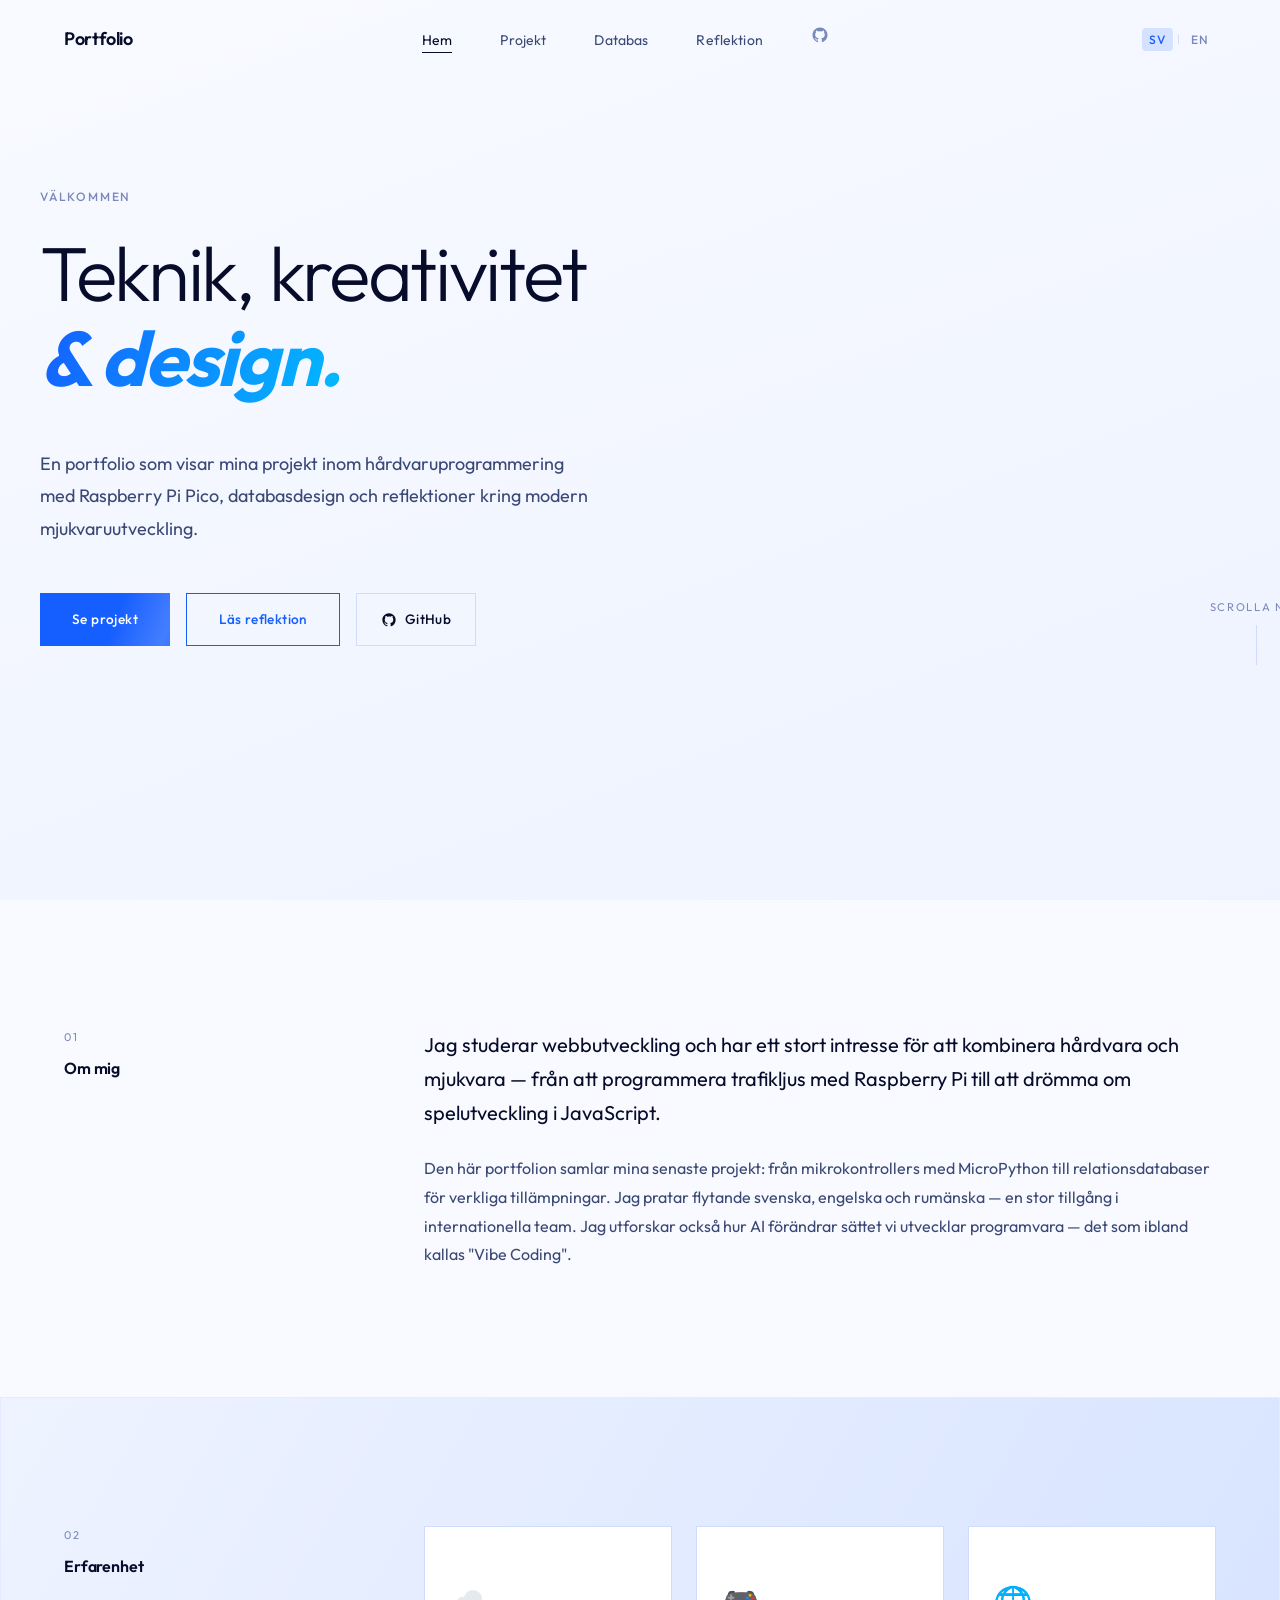
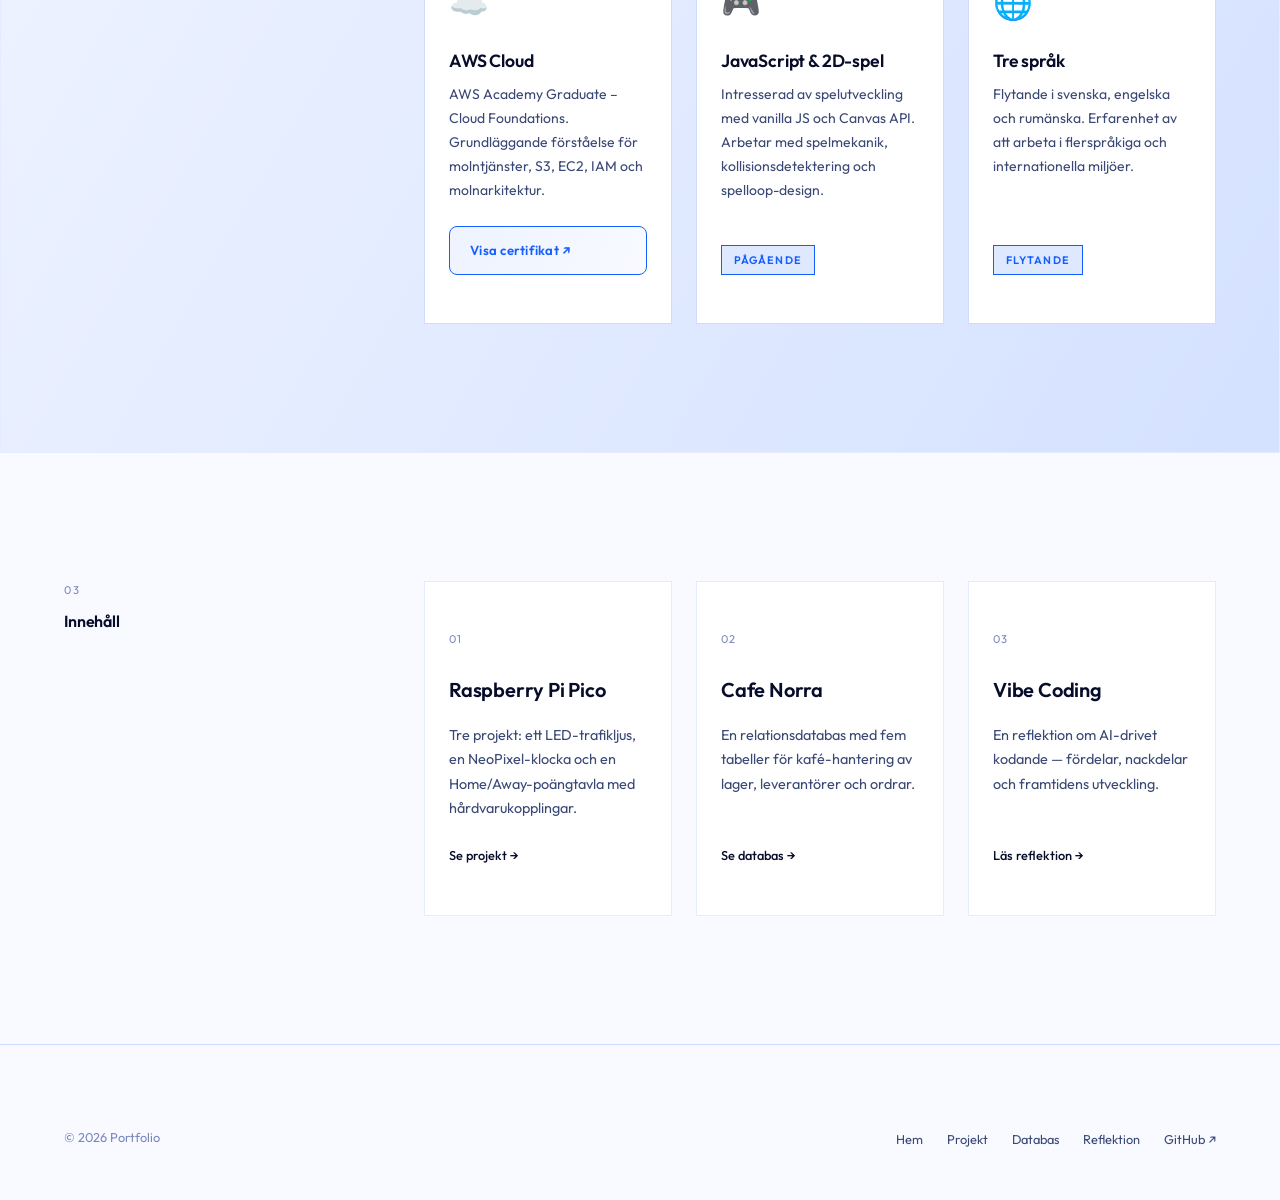
<file: index.html>
<!DOCTYPE html>
<html lang="sv">

<head>
    <meta charset="UTF-8">
    <meta name="viewport" content="width=device-width, initial-scale=1.0">
    <meta name="description"
        content="Portfolio — Raspberry Pi Pico-projekt, databasdesign och reflektioner om modern mjukvaruutveckling.">
    <title>Portfolio — Hem</title>
    <link rel="preconnect" href="https://fonts.googleapis.com">
    <link rel="preconnect" href="https://fonts.gstatic.com" crossorigin>
    <link href="https://fonts.googleapis.com/css2?family=Outfit:wght@300;400;500;600;700&family=Inter:wght@300;400;500;600;700&family=JetBrains+Mono:wght@400;500&display=swap"
        rel="stylesheet">
    <link rel="stylesheet" href="style.css">
</head>

<body>

    <!-- Navigation -->
    <nav class="nav" id="main-nav">
        <div class="nav-inner">
            <a href="index.html" class="nav-logo">Portfolio</a>
            <button class="nav-toggle" id="nav-toggle" aria-label="Toggle menu">
                <span></span><span></span><span></span>
            </button>
            <ul class="nav-links" id="nav-links">
                <li><a href="index.html" class="active" data-sv="Hem" data-en="Home">Hem</a></li>
                <li><a href="projects.html" data-sv="Projekt" data-en="Projects">Projekt</a></li>
                <li><a href="database.html" data-sv="Databas" data-en="Database">Databas</a></li>
                <li><a href="reflection.html" data-sv="Reflektion" data-en="Reflection">Reflektion</a></li>
                <li><a href="https://github.com/CrocdilShu" target="_blank" rel="noopener" class="nav-github" aria-label="GitHub">
                    <svg width="18" height="18" viewBox="0 0 24 24" fill="currentColor"><path d="M12 2C6.477 2 2 6.477 2 12c0 4.418 2.865 8.166 6.839 9.489.5.092.682-.217.682-.482 0-.237-.008-.866-.013-1.7-2.782.604-3.369-1.341-3.369-1.341-.454-1.155-1.11-1.462-1.11-1.462-.908-.62.069-.608.069-.608 1.003.07 1.531 1.03 1.531 1.03.892 1.529 2.341 1.087 2.91.832.092-.647.35-1.088.636-1.338-2.22-.253-4.555-1.11-4.555-4.943 0-1.091.39-1.984 1.029-2.683-.103-.253-.446-1.27.098-2.647 0 0 .84-.269 2.75 1.025A9.578 9.578 0 0112 6.836c.85.004 1.705.114 2.504.336 1.909-1.294 2.747-1.025 2.747-1.025.546 1.377.202 2.394.1 2.647.64.699 1.028 1.592 1.028 2.683 0 3.842-2.339 4.687-4.566 4.935.359.309.678.919.678 1.852 0 1.336-.012 2.415-.012 2.744 0 .267.18.578.688.48C19.138 20.163 22 16.418 22 12c0-5.523-4.477-10-10-10z"/></svg>
                </a></li>
            </ul>
            <!-- Language switcher -->
            <div class="lang-switcher" id="lang-switcher">
                <button class="lang-btn active" id="lang-sv" onclick="setLang('sv')">SV</button>
                <span class="lang-sep">|</span>
                <button class="lang-btn" id="lang-en" onclick="setLang('en')">EN</button>
            </div>
        </div>
    </nav>

    <!-- Hero Section -->
    <header class="hero">
        <!-- Bubble water field -->
        <div class="bubble-field" id="bubble-field" aria-hidden="true"></div>

        <div class="hero-content">
            <p class="hero-label fade-in" data-sv="Välkommen" data-en="Welcome">Välkommen</p>
            <h1 class="hero-title fade-in delay-1">
                <span data-sv="Teknik, kreativitet" data-en="Technology, creativity">Teknik, kreativitet</span><br>
                <span class="hero-accent" data-sv="&amp; design." data-en="&amp; design.">&amp; design.</span>
            </h1>
            <p class="hero-description fade-in delay-2"
                data-sv="En portfolio som visar mina projekt inom hårdvaruprogrammering med Raspberry Pi Pico, databasdesign och reflektioner kring modern mjukvaruutveckling."
                data-en="A portfolio showcasing my projects in hardware programming with Raspberry Pi Pico, database design, and reflections on modern software development.">
                En portfolio som visar mina projekt inom hårdvaruprogrammering
                med Raspberry Pi Pico, databasdesign och reflektioner kring
                modern mjukvaruutveckling.
            </p>
            <div class="hero-cta fade-in delay-3">
                <a href="projects.html" class="btn btn-primary" data-sv="Se projekt" data-en="View projects">Se projekt</a>
                <a href="reflection.html" class="btn btn-secondary" data-sv="Läs reflektion" data-en="Read reflection">Läs reflektion</a>
                <a href="https://github.com/CrocdilShu" target="_blank" rel="noopener" class="btn btn-github">
                    <svg width="16" height="16" viewBox="0 0 24 24" fill="currentColor" style="margin-right:0.5rem"><path d="M12 2C6.477 2 2 6.477 2 12c0 4.418 2.865 8.166 6.839 9.489.5.092.682-.217.682-.482 0-.237-.008-.866-.013-1.7-2.782.604-3.369-1.341-3.369-1.341-.454-1.155-1.11-1.462-1.11-1.462-.908-.62.069-.608.069-.608 1.003.07 1.531 1.03 1.531 1.03.892 1.529 2.341 1.087 2.91.832.092-.647.35-1.088.636-1.338-2.22-.253-4.555-1.11-4.555-4.943 0-1.091.39-1.984 1.029-2.683-.103-.253-.446-1.27.098-2.647 0 0 .84-.269 2.75 1.025A9.578 9.578 0 0112 6.836c.85.004 1.705.114 2.504.336 1.909-1.294 2.747-1.025 2.747-1.025.546 1.377.202 2.394.1 2.647.64.699 1.028 1.592 1.028 2.683 0 3.842-2.339 4.687-4.566 4.935.359.309.678.919.678 1.852 0 1.336-.012 2.415-.012 2.744 0 .267.18.578.688.48C19.138 20.163 22 16.418 22 12c0-5.523-4.477-10-10-10z"/></svg>
                    GitHub
                </a>
            </div>
        </div>
        <div class="hero-scroll fade-in delay-4">
            <span data-sv="Scrolla ner" data-en="Scroll down">Scrolla ner</span>
            <div class="scroll-line"></div>
        </div>
    </header>

    <!-- About Section -->
    <section class="section" id="about">
        <div class="container">
            <div class="section-grid">
                <div class="section-label">
                    <span class="label-tag fade-in">01</span>
                    <h2 class="label-title fade-in" data-sv="Om mig" data-en="About me">Om mig</h2>
                </div>
                <div class="section-content">
                    <p class="content-lead fade-in"
                        data-sv="Jag studerar webbutveckling och har ett stort intresse för att kombinera hårdvara och mjukvara — från att programmera trafikljus med Raspberry Pi till att drömma om spelutveckling i JavaScript."
                        data-en="I study web development and have a strong passion for combining hardware and software — from programming traffic lights with Raspberry Pi to dreaming of building 2D games in JavaScript.">
                        Jag studerar webbutveckling och har ett stort intresse för att kombinera hårdvara och mjukvara — från att programmera trafikljus med Raspberry Pi till att drömma om spelutveckling i JavaScript.
                    </p>
                    <p class="content-body fade-in"
                        data-sv="Den här portfolion samlar mina senaste projekt: från mikrokontrollers med MicroPython till relationsdatabaser för verkliga tillämpningar. Jag pratar flytande svenska, engelska och rumänska — en stor tillgång i internationella team. Jag utforskar också hur AI förändrar sättet vi utvecklar programvara — det som ibland kallas &quot;Vibe Coding&quot;."
                        data-en="This portfolio gathers my latest projects: from microcontrollers with MicroPython to relational databases for real-world applications. I speak Swedish, English and Romanian fluently — a great asset in international teams. I also explore how AI is transforming the way we develop software — what some call &quot;Vibe Coding&quot;.">
                        Den här portfolion samlar mina senaste projekt: från mikrokontrollers med MicroPython till relationsdatabaser för verkliga tillämpningar. Jag pratar flytande svenska, engelska och rumänska — en stor tillgång i internationella team. Jag utforskar också hur AI förändrar sättet vi utvecklar programvara — det som ibland kallas "Vibe Coding".
                    </p>
                </div>
            </div>
        </div>
    </section>

    <!-- Experience / Skills Section -->
    <section class="section section-dark section-highlight" id="experience">
        <div class="container">
            <div class="section-grid">
                <div class="section-label">
                    <span class="label-tag fade-in">02</span>
                    <h2 class="label-title fade-in" data-sv="Erfarenhet" data-en="Experience">Erfarenhet</h2>
                </div>
                <div class="section-content">
                    <div class="skills-grid">

                        <!-- AWS Cert -->
                        <div class="skill-card fade-in">
                            <div class="skill-icon">☁️</div>
                            <h3 class="skill-title" data-sv="AWS Cloud" data-en="AWS Cloud">AWS Cloud</h3>
                            <p class="skill-desc"
                                data-sv="AWS Academy Graduate – Cloud Foundations. Grundläggande förståelse för molntjänster, S3, EC2, IAM och molnarkitektur."
                                data-en="AWS Academy Graduate – Cloud Foundations. Foundational understanding of cloud services, S3, EC2, IAM and cloud architecture.">
                                AWS Academy Graduate – Cloud Foundations. Grundläggande förståelse för molntjänster, S3, EC2, IAM och molnarkitektur.
                            </p>
                            <a href="https://www.credly.com/badges/59506677-bf1f-4d52-91ec-8e39c42b898f"
                               target="_blank" rel="noopener"
                               class="cert-badge"
                               data-sv="Visa certifikat ↗" data-en="View certificate ↗">
                                <svg width="14" height="14" viewBox="0 0 24 24" fill="currentColor"><path d="M12 2l3.09 6.26L22 9.27l-5 4.87 1.18 6.88L12 17.77l-6.18 3.25L7 14.14 2 9.27l6.91-1.01L12 2z"/></svg>
                                Visa certifikat ↗
                            </a>
                        </div>

                        <!-- JS 2D Games -->
                        <div class="skill-card fade-in">
                            <div class="skill-icon">🎮</div>
                            <h3 class="skill-title" data-sv="JavaScript &amp; 2D-spel" data-en="JavaScript &amp; 2D Games">JavaScript &amp; 2D-spel</h3>
                            <p class="skill-desc"
                                data-sv="Intresserad av spelutveckling med vanilla JS och Canvas API. Arbetar med spelmekanik, kollisionsdetektering och spelloop-design."
                                data-en="Passionate about game development with vanilla JS and the Canvas API. Working with game mechanics, collision detection and game loop design.">
                                Intresserad av spelutveckling med vanilla JS och Canvas API. Arbetar med spelmekanik, kollisionsdetektering och spelloop-design.
                            </p>
                            <span class="skill-badge" data-sv="Pågående" data-en="In progress">Pågående</span>
                        </div>

                        <!-- Languages -->
                        <div class="skill-card fade-in">
                            <div class="skill-icon">🌐</div>
                            <h3 class="skill-title" data-sv="Tre språk" data-en="Three Languages">Tre språk</h3>
                            <p class="skill-desc"
                                data-sv="Flytande i svenska, engelska och rumänska. Erfarenhet av att arbeta i flerspråkiga och internationella miljöer."
                                data-en="Fluent in Swedish, English and Romanian. Experienced working in multilingual and international environments.">
                                Flytande i svenska, engelska och rumänska. Erfarenhet av att arbeta i flerspråkiga och internationella miljöer.
                            </p>
                            <span class="skill-badge" data-sv="Flytande" data-en="Fluent">Flytande</span>
                        </div>

                    </div>
                </div>
            </div>
        </div>
    </section>

    <!-- Overview Cards -->
    <section class="section" id="overview">
        <div class="container">
            <div class="section-grid">
                <div class="section-label">
                    <span class="label-tag fade-in">03</span>
                    <h2 class="label-title fade-in" data-sv="Innehåll" data-en="Content">Innehåll</h2>
                </div>
                <div class="section-content">
                    <div class="card-grid">
                        <a href="projects.html" class="card fade-in" id="card-projects">
                            <span class="card-number">01</span>
                            <h3 class="card-title" data-sv="Raspberry Pi Pico" data-en="Raspberry Pi Pico">Raspberry Pi Pico</h3>
                            <p class="card-desc"
                                data-sv="Tre projekt: ett LED-trafikljus, en NeoPixel-klocka och en Home/Away-poängtavla med hårdvarukopplingar."
                                data-en="Three projects: an LED traffic light, a NeoPixel clock and a Home/Away scoreboard with hardware wiring.">
                                Tre projekt: ett LED-trafikljus, en NeoPixel-klocka och en Home/Away-poängtavla med hårdvarukopplingar.</p>
                            <span class="card-link" data-sv="Se projekt →" data-en="View projects →">Se projekt →</span>
                        </a>
                        <a href="database.html" class="card fade-in" id="card-database">
                            <span class="card-number">02</span>
                            <h3 class="card-title" data-sv="Cafe Norra" data-en="Cafe Norra">Cafe Norra</h3>
                            <p class="card-desc"
                                data-sv="En relationsdatabas med fem tabeller för kafé-hantering av lager, leverantörer och ordrar."
                                data-en="A relational database with five tables for café management of inventory, suppliers and orders.">
                                En relationsdatabas med fem tabeller för kafé-hantering av lager, leverantörer och ordrar.</p>
                            <span class="card-link" data-sv="Se databas →" data-en="View database →">Se databas →</span>
                        </a>
                        <a href="reflection.html" class="card fade-in" id="card-reflection">
                            <span class="card-number">03</span>
                            <h3 class="card-title" data-sv="Vibe Coding" data-en="Vibe Coding">Vibe Coding</h3>
                            <p class="card-desc"
                                data-sv="En reflektion om AI-drivet kodande — fördelar, nackdelar och framtidens utveckling."
                                data-en="A reflection on AI-driven coding — advantages, drawbacks and the future of development.">
                                En reflektion om AI-drivet kodande — fördelar, nackdelar och framtidens utveckling.</p>
                            <span class="card-link" data-sv="Läs reflektion →" data-en="Read reflection →">Läs reflektion →</span>
                        </a>
                    </div>
                </div>
            </div>
        </div>
    </section>

    <!-- Footer -->
    <footer class="footer">
        <div class="container">
            <div class="footer-inner">
                <div class="footer-left">
                    <p class="footer-copy">&copy; 2026 Portfolio</p>
                </div>
                <ul class="footer-links">
                    <li><a href="index.html" data-sv="Hem" data-en="Home">Hem</a></li>
                    <li><a href="projects.html" data-sv="Projekt" data-en="Projects">Projekt</a></li>
                    <li><a href="database.html" data-sv="Databas" data-en="Database">Databas</a></li>
                    <li><a href="reflection.html" data-sv="Reflektion" data-en="Reflection">Reflektion</a></li>
                    <li><a href="https://github.com/CrocdilShu" target="_blank" rel="noopener">GitHub ↗</a></li>
                </ul>
            </div>
        </div>
    </footer>

    <script src="main.js"></script>
</body>

</html>
</file>
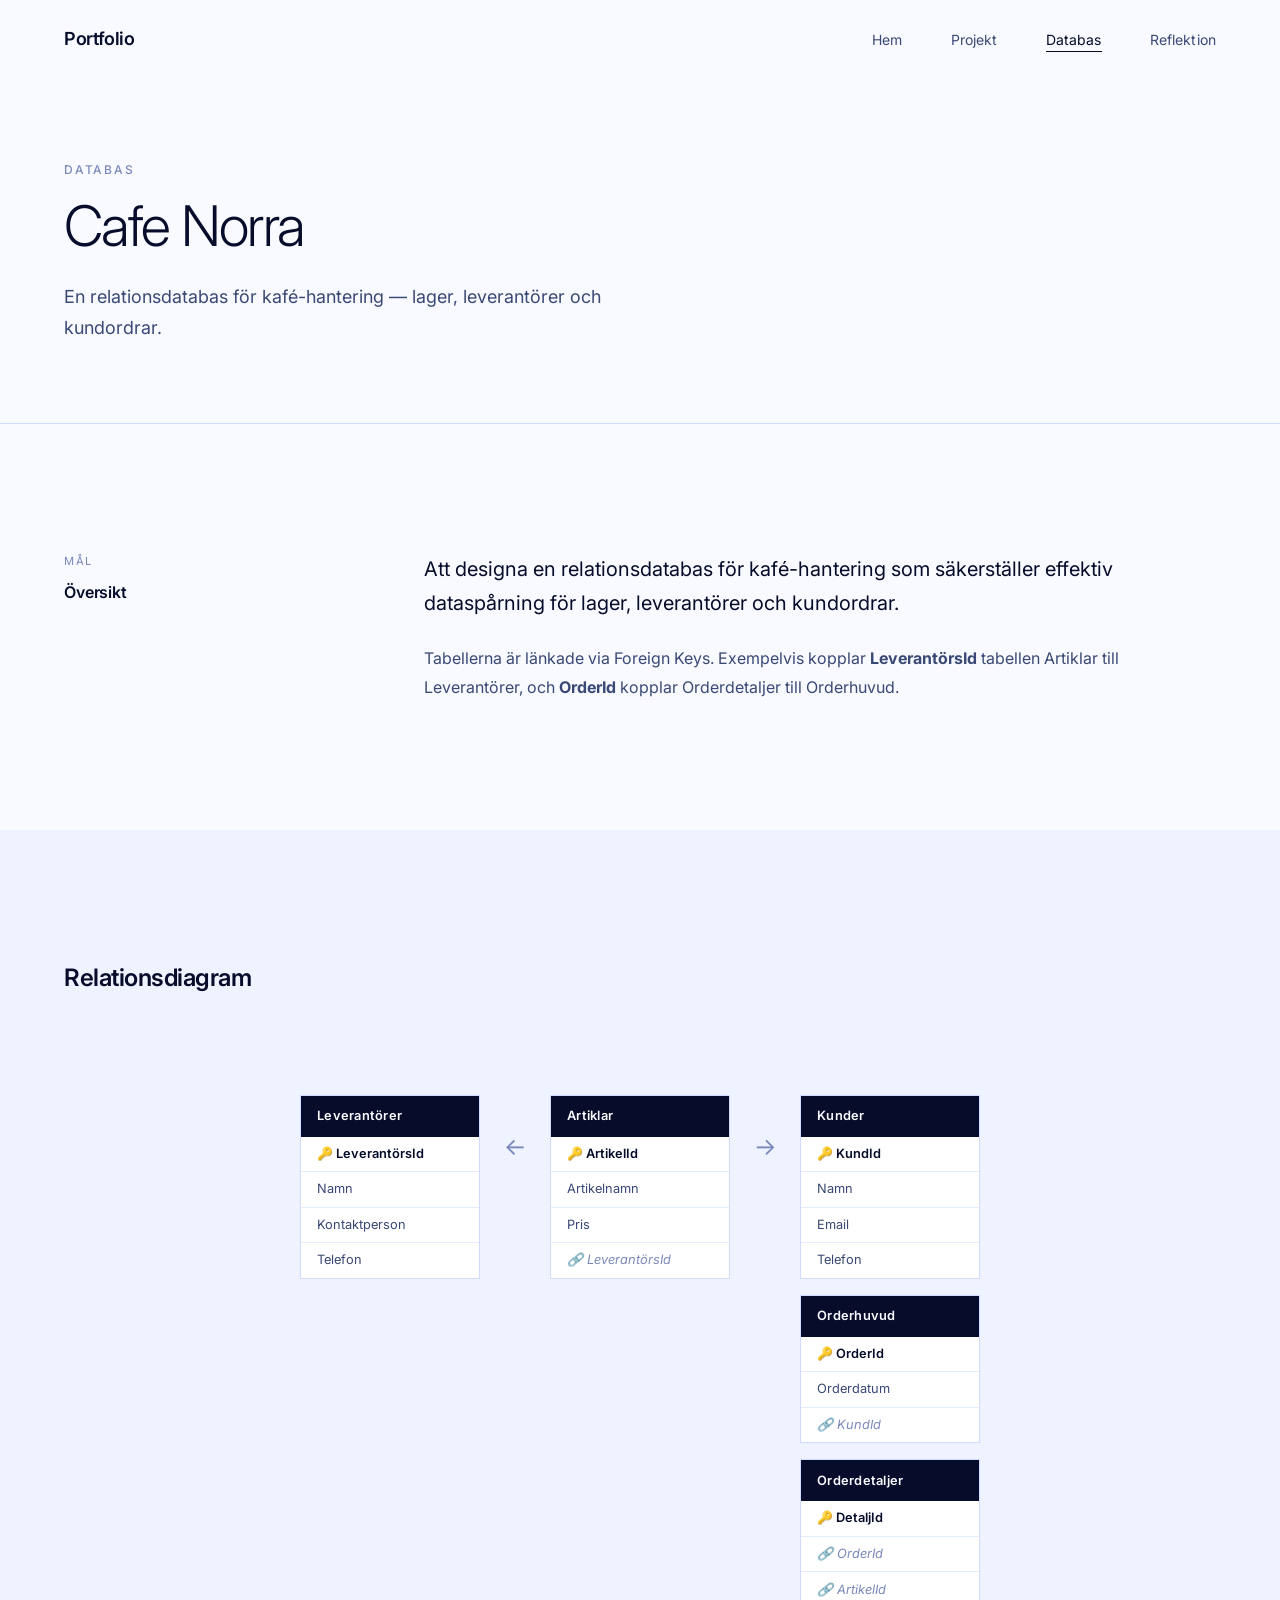
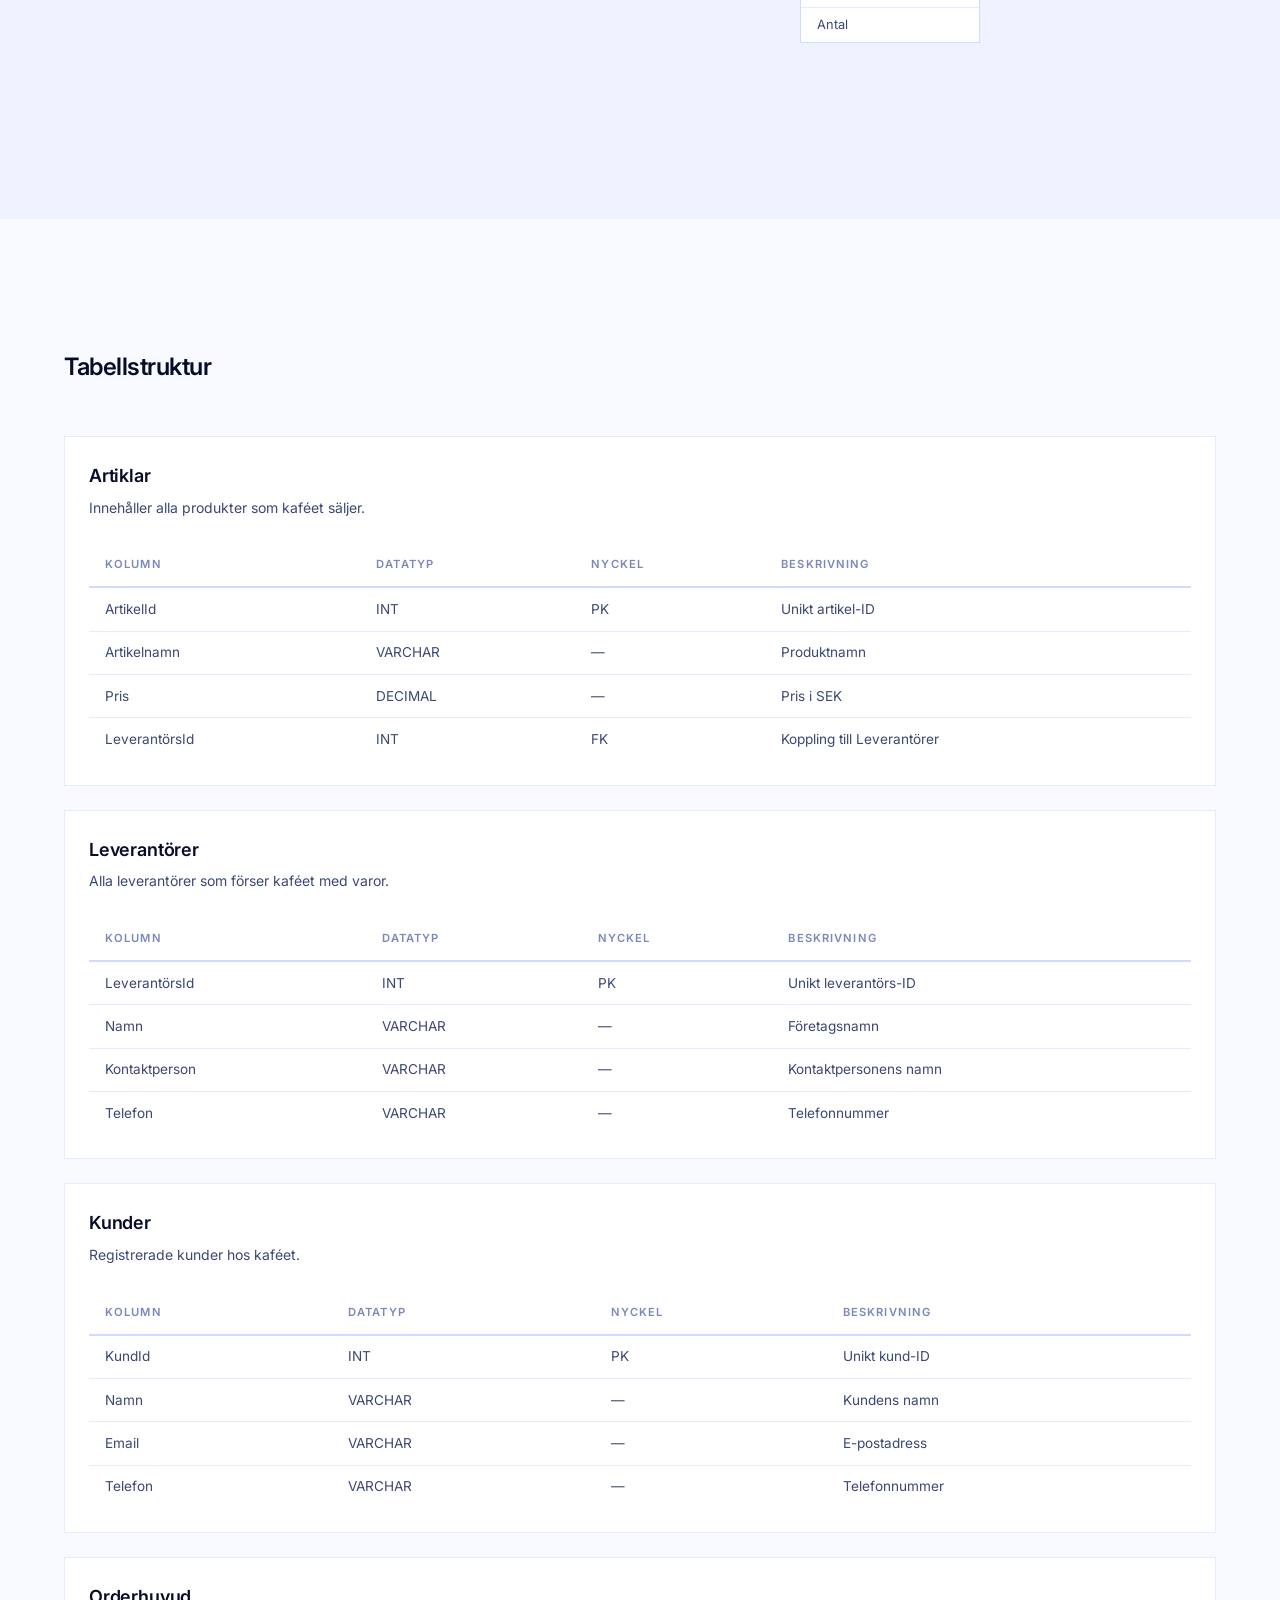
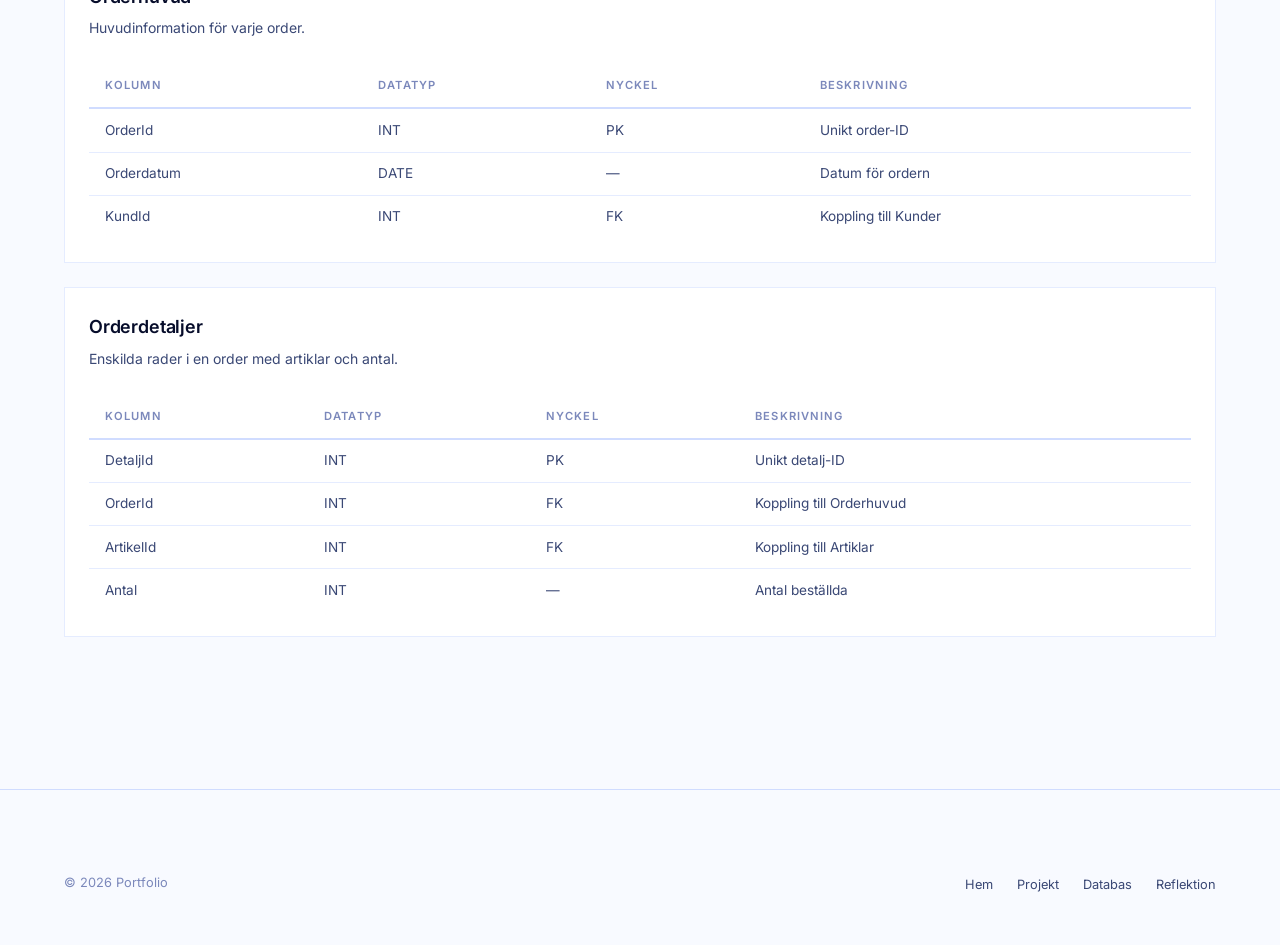
<file: database.html>
<!DOCTYPE html>
<html lang="sv">
<head>
    <meta charset="UTF-8">
    <meta name="viewport" content="width=device-width, initial-scale=1.0">
    <meta name="description" content="Cafe Norra — En relationsdatabas för kafé-hantering med SQL.">
    <title>Portfolio — Databas</title>
    <link rel="preconnect" href="https://fonts.googleapis.com">
    <link rel="preconnect" href="https://fonts.gstatic.com" crossorigin>
    <link href="https://fonts.googleapis.com/css2?family=Inter:wght@300;400;500;600;700&family=JetBrains+Mono:wght@400;500&display=swap" rel="stylesheet">
    <link rel="stylesheet" href="style.css">
</head>
<body>
    <nav class="nav" id="main-nav">
        <div class="nav-inner">
            <a href="index.html" class="nav-logo">Portfolio</a>
            <button class="nav-toggle" id="nav-toggle" aria-label="Toggle menu"><span></span><span></span><span></span></button>
            <ul class="nav-links" id="nav-links">
                <li><a href="index.html">Hem</a></li>
                <li><a href="projects.html">Projekt</a></li>
                <li><a href="database.html" class="active">Databas</a></li>
                <li><a href="reflection.html">Reflektion</a></li>
            </ul>
        </div>
    </nav>

    <header class="page-header">
        <div class="container">
            <p class="page-label fade-in">Databas</p>
            <h1 class="page-title fade-in delay-1">Cafe Norra</h1>
            <p class="page-desc fade-in delay-2">En relationsdatabas för kafé-hantering — lager, leverantörer och kundordrar.</p>
        </div>
    </header>

    <section class="section" id="db-overview">
        <div class="container">
            <div class="section-grid">
                <div class="section-label">
                    <span class="label-tag fade-in">Mål</span>
                    <h2 class="label-title fade-in">Översikt</h2>
                </div>
                <div class="section-content">
                    <p class="content-lead fade-in">Att designa en relationsdatabas för kafé-hantering som säkerställer effektiv dataspårning för lager, leverantörer och kundordrar.</p>
                    <p class="content-body fade-in">Tabellerna är länkade via Foreign Keys. Exempelvis kopplar <strong>LeverantörsId</strong> tabellen Artiklar till Leverantörer, och <strong>OrderId</strong> kopplar Orderdetaljer till Orderhuvud.</p>
                </div>
            </div>
        </div>
    </section>

    <!-- ER Diagram -->
    <section class="section section-dark" id="er-diagram">
        <div class="container">
            <h2 class="db-section-title fade-in">Relationsdiagram</h2>
            <div class="er-diagram fade-in">
                <div class="er-table" id="er-leverantorer">
                    <div class="er-table-header">Leverantörer</div>
                    <div class="er-table-row er-pk">🔑 LeverantörsId</div>
                    <div class="er-table-row">Namn</div>
                    <div class="er-table-row">Kontaktperson</div>
                    <div class="er-table-row">Telefon</div>
                </div>
                <div class="er-connector">←</div>
                <div class="er-table" id="er-artiklar">
                    <div class="er-table-header">Artiklar</div>
                    <div class="er-table-row er-pk">🔑 ArtikelId</div>
                    <div class="er-table-row">Artikelnamn</div>
                    <div class="er-table-row">Pris</div>
                    <div class="er-table-row er-fk">🔗 LeverantörsId</div>
                </div>
                <div class="er-connector">→</div>
                <div class="er-table-group">
                    <div class="er-table" id="er-kunder">
                        <div class="er-table-header">Kunder</div>
                        <div class="er-table-row er-pk">🔑 KundId</div>
                        <div class="er-table-row">Namn</div>
                        <div class="er-table-row">Email</div>
                        <div class="er-table-row">Telefon</div>
                    </div>
                    <div class="er-table" id="er-orderhuvud">
                        <div class="er-table-header">Orderhuvud</div>
                        <div class="er-table-row er-pk">🔑 OrderId</div>
                        <div class="er-table-row">Orderdatum</div>
                        <div class="er-table-row er-fk">🔗 KundId</div>
                    </div>
                    <div class="er-table" id="er-orderdetaljer">
                        <div class="er-table-header">Orderdetaljer</div>
                        <div class="er-table-row er-pk">🔑 DetaljId</div>
                        <div class="er-table-row er-fk">🔗 OrderId</div>
                        <div class="er-table-row er-fk">🔗 ArtikelId</div>
                        <div class="er-table-row">Antal</div>
                    </div>
                </div>
            </div>
        </div>
    </section>

    <!-- Tables Detail -->
    <section class="section" id="db-tables">
        <div class="container">
            <h2 class="db-section-title fade-in">Tabellstruktur</h2>

            <div class="db-table-card fade-in">
                <h3>Artiklar</h3>
                <p>Innehåller alla produkter som kaféet säljer.</p>
                <div class="table-wrapper">
                    <table>
                        <thead><tr><th>Kolumn</th><th>Datatyp</th><th>Nyckel</th><th>Beskrivning</th></tr></thead>
                        <tbody>
                            <tr><td>ArtikelId</td><td>INT</td><td>PK</td><td>Unikt artikel-ID</td></tr>
                            <tr><td>Artikelnamn</td><td>VARCHAR</td><td>—</td><td>Produktnamn</td></tr>
                            <tr><td>Pris</td><td>DECIMAL</td><td>—</td><td>Pris i SEK</td></tr>
                            <tr><td>LeverantörsId</td><td>INT</td><td>FK</td><td>Koppling till Leverantörer</td></tr>
                        </tbody>
                    </table>
                </div>
            </div>

            <div class="db-table-card fade-in">
                <h3>Leverantörer</h3>
                <p>Alla leverantörer som förser kaféet med varor.</p>
                <div class="table-wrapper">
                    <table>
                        <thead><tr><th>Kolumn</th><th>Datatyp</th><th>Nyckel</th><th>Beskrivning</th></tr></thead>
                        <tbody>
                            <tr><td>LeverantörsId</td><td>INT</td><td>PK</td><td>Unikt leverantörs-ID</td></tr>
                            <tr><td>Namn</td><td>VARCHAR</td><td>—</td><td>Företagsnamn</td></tr>
                            <tr><td>Kontaktperson</td><td>VARCHAR</td><td>—</td><td>Kontaktpersonens namn</td></tr>
                            <tr><td>Telefon</td><td>VARCHAR</td><td>—</td><td>Telefonnummer</td></tr>
                        </tbody>
                    </table>
                </div>
            </div>

            <div class="db-table-card fade-in">
                <h3>Kunder</h3>
                <p>Registrerade kunder hos kaféet.</p>
                <div class="table-wrapper">
                    <table>
                        <thead><tr><th>Kolumn</th><th>Datatyp</th><th>Nyckel</th><th>Beskrivning</th></tr></thead>
                        <tbody>
                            <tr><td>KundId</td><td>INT</td><td>PK</td><td>Unikt kund-ID</td></tr>
                            <tr><td>Namn</td><td>VARCHAR</td><td>—</td><td>Kundens namn</td></tr>
                            <tr><td>Email</td><td>VARCHAR</td><td>—</td><td>E-postadress</td></tr>
                            <tr><td>Telefon</td><td>VARCHAR</td><td>—</td><td>Telefonnummer</td></tr>
                        </tbody>
                    </table>
                </div>
            </div>

            <div class="db-table-card fade-in">
                <h3>Orderhuvud</h3>
                <p>Huvudinformation för varje order.</p>
                <div class="table-wrapper">
                    <table>
                        <thead><tr><th>Kolumn</th><th>Datatyp</th><th>Nyckel</th><th>Beskrivning</th></tr></thead>
                        <tbody>
                            <tr><td>OrderId</td><td>INT</td><td>PK</td><td>Unikt order-ID</td></tr>
                            <tr><td>Orderdatum</td><td>DATE</td><td>—</td><td>Datum för ordern</td></tr>
                            <tr><td>KundId</td><td>INT</td><td>FK</td><td>Koppling till Kunder</td></tr>
                        </tbody>
                    </table>
                </div>
            </div>

            <div class="db-table-card fade-in">
                <h3>Orderdetaljer</h3>
                <p>Enskilda rader i en order med artiklar och antal.</p>
                <div class="table-wrapper">
                    <table>
                        <thead><tr><th>Kolumn</th><th>Datatyp</th><th>Nyckel</th><th>Beskrivning</th></tr></thead>
                        <tbody>
                            <tr><td>DetaljId</td><td>INT</td><td>PK</td><td>Unikt detalj-ID</td></tr>
                            <tr><td>OrderId</td><td>INT</td><td>FK</td><td>Koppling till Orderhuvud</td></tr>
                            <tr><td>ArtikelId</td><td>INT</td><td>FK</td><td>Koppling till Artiklar</td></tr>
                            <tr><td>Antal</td><td>INT</td><td>—</td><td>Antal beställda</td></tr>
                        </tbody>
                    </table>
                </div>
            </div>
        </div>
    </section>

    <footer class="footer">
        <div class="container">
            <div class="footer-inner">
                <p class="footer-copy">&copy; 2026 Portfolio</p>
                <ul class="footer-links">
                    <li><a href="index.html">Hem</a></li>
                    <li><a href="projects.html">Projekt</a></li>
                    <li><a href="database.html">Databas</a></li>
                    <li><a href="reflection.html">Reflektion</a></li>
                </ul>
            </div>
        </div>
    </footer>
    <script src="main.js"></script>
</body>
</html>
</file>
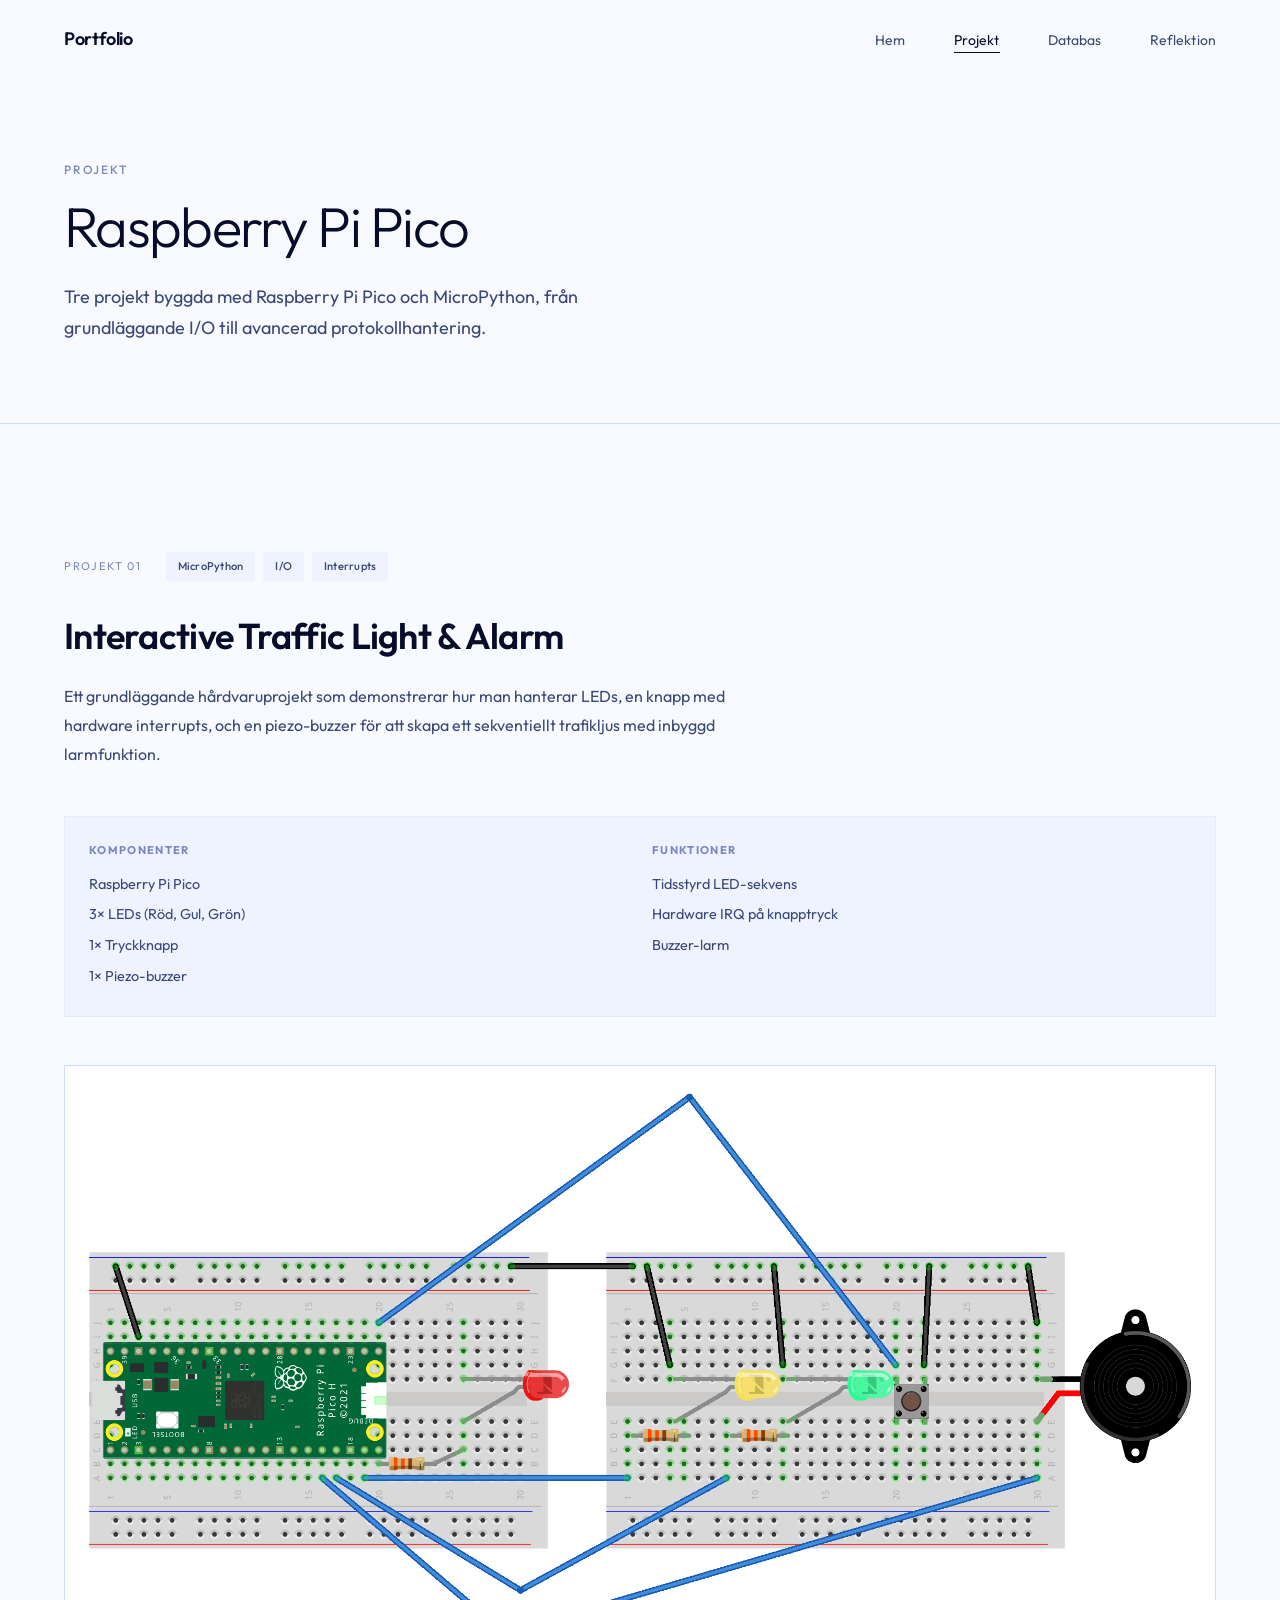
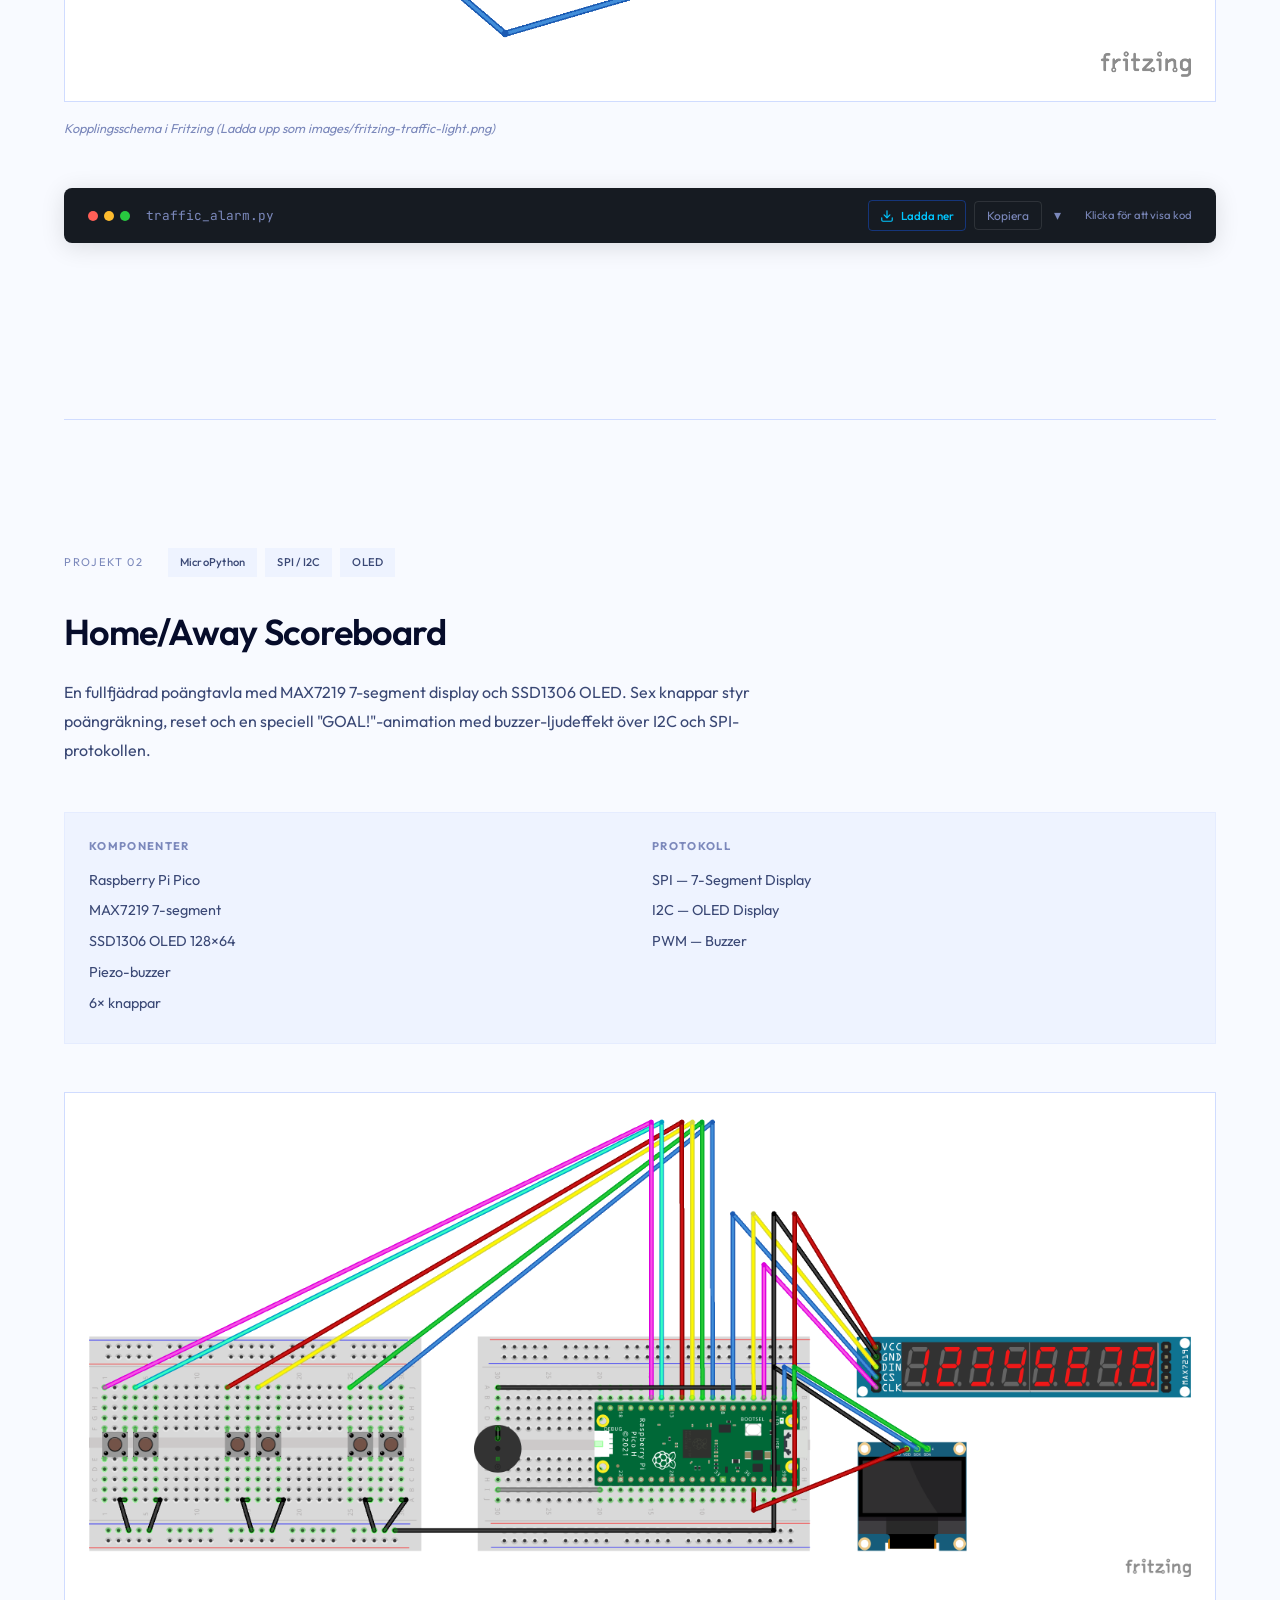
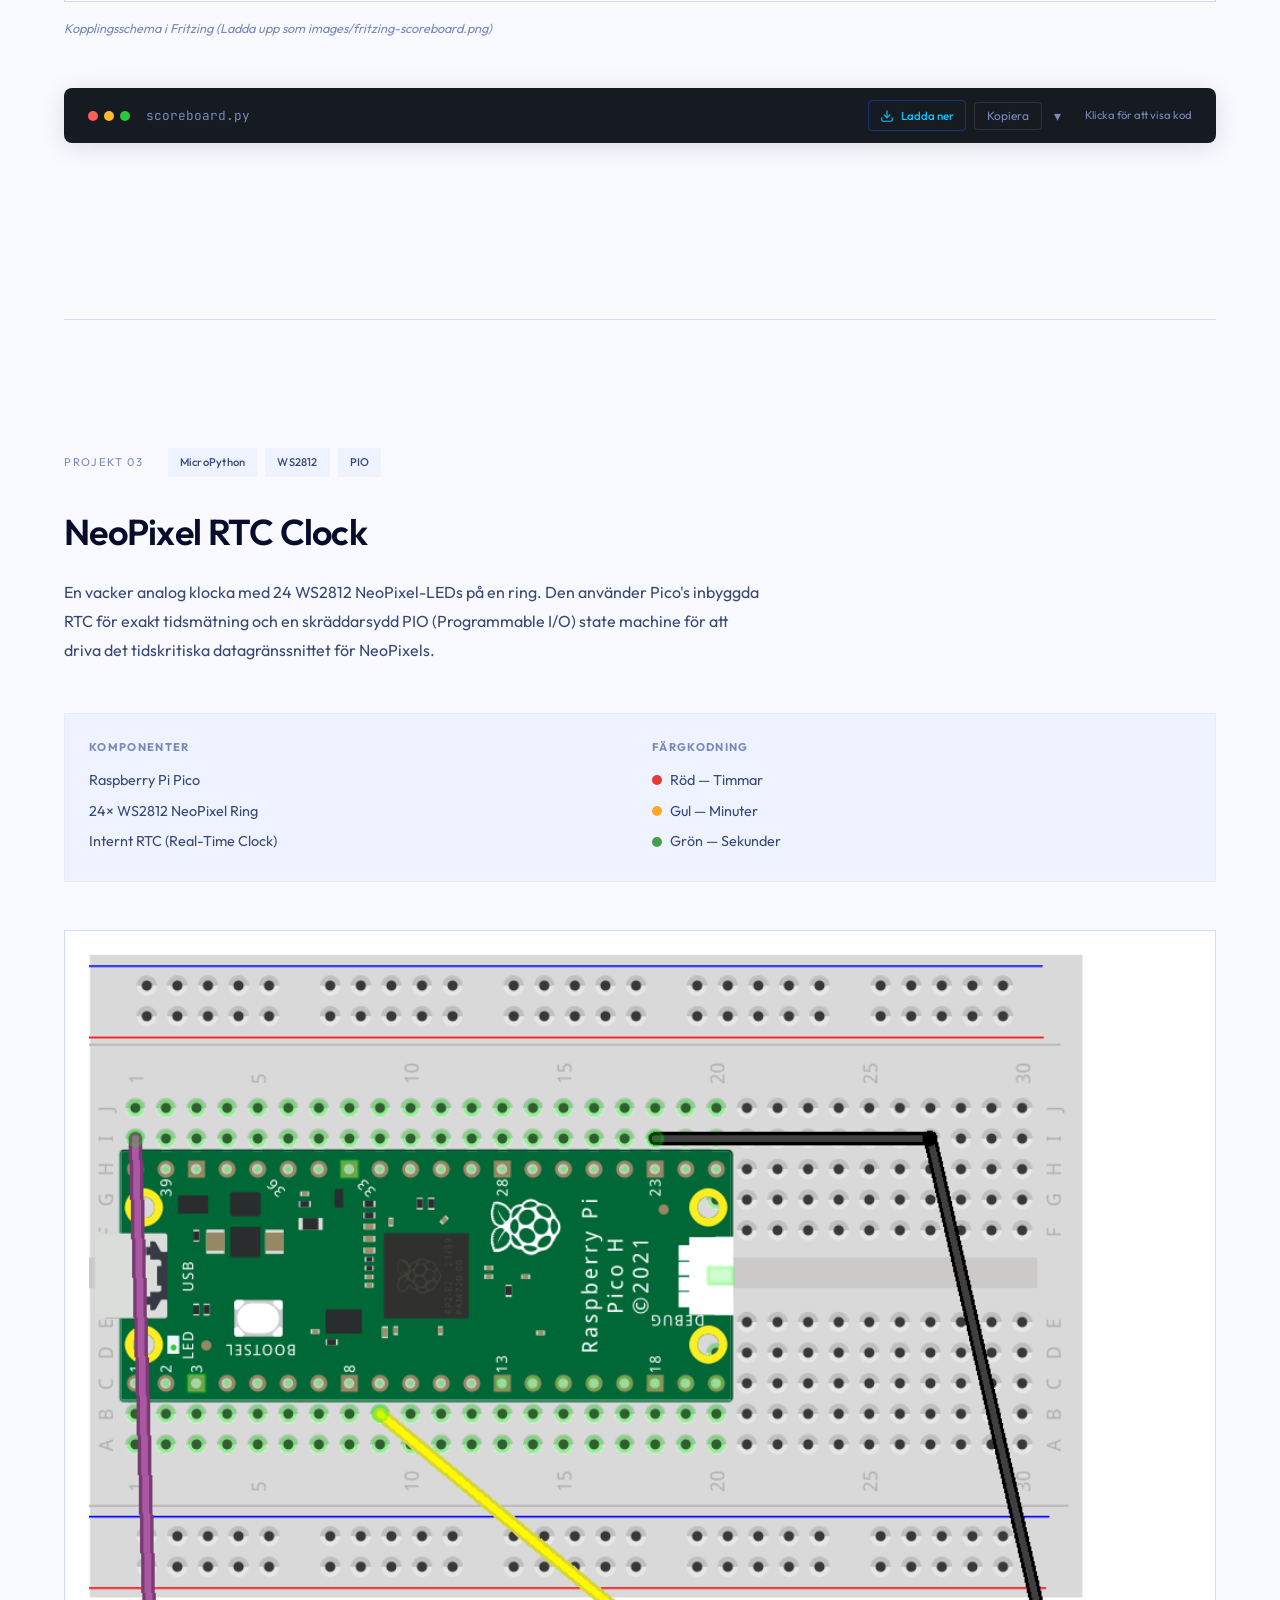
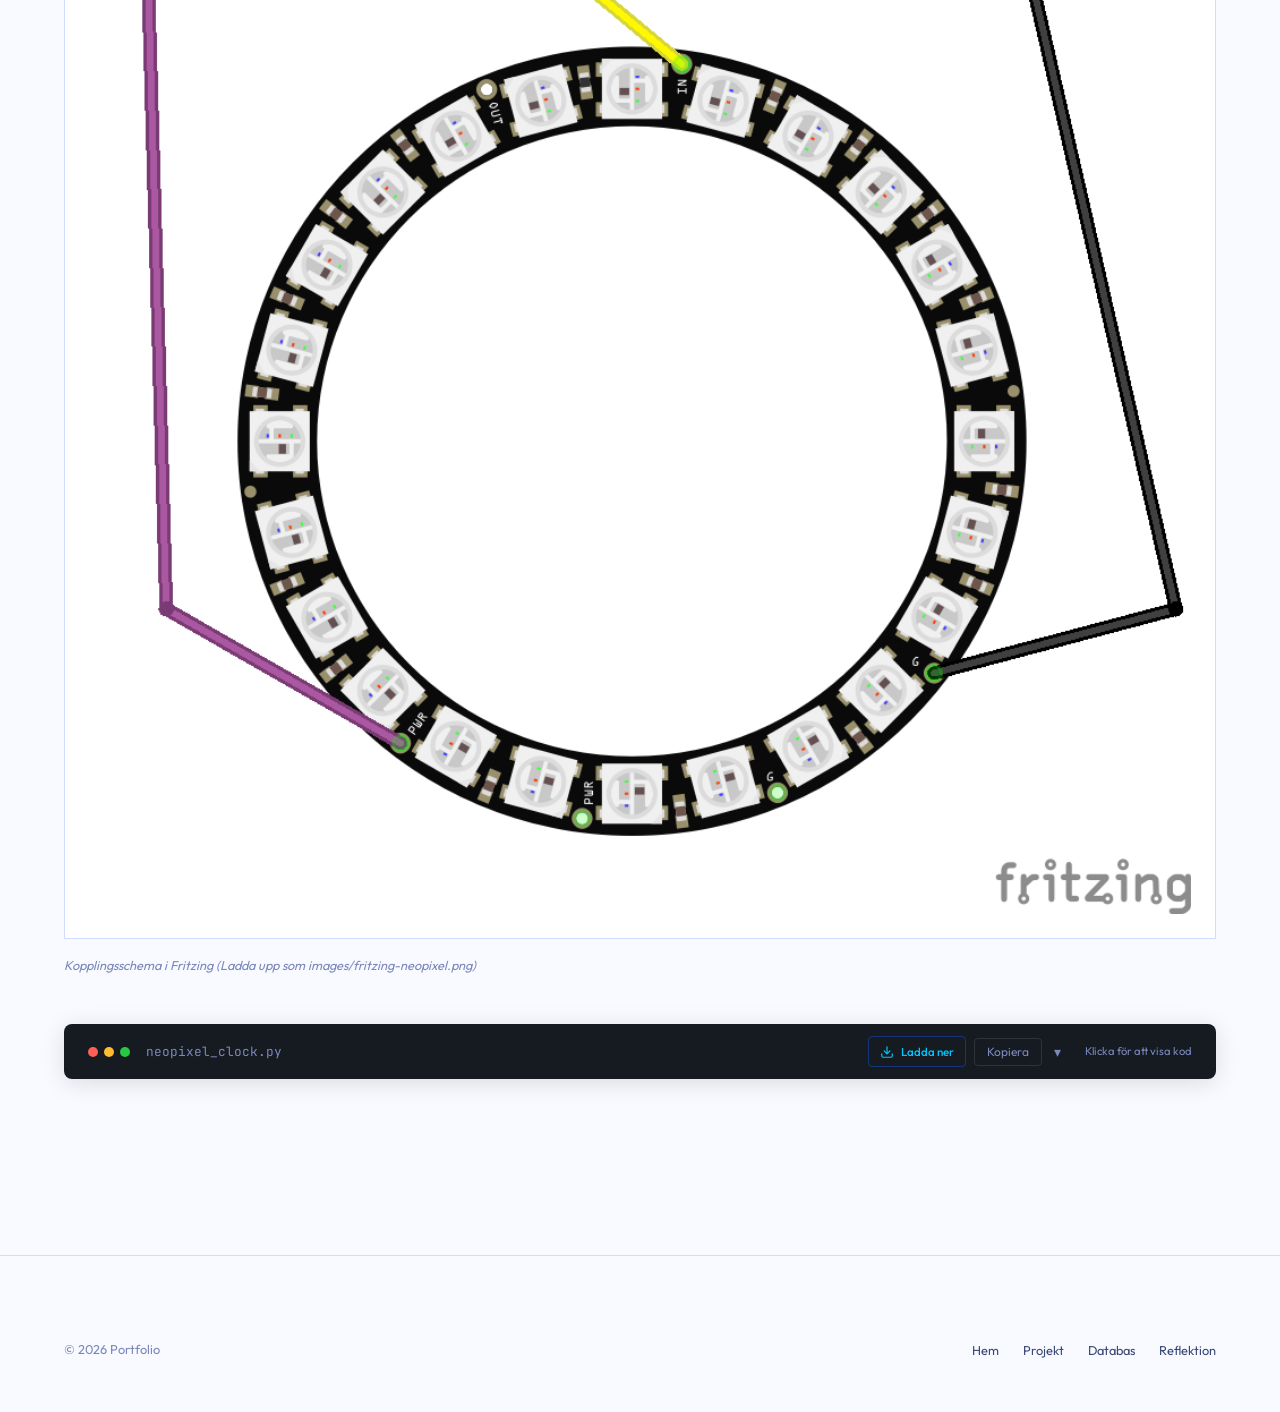
<file: projects.html>
<!DOCTYPE html>
<html lang="sv">
<head>
    <meta charset="UTF-8">
    <meta name="viewport" content="width=device-width, initial-scale=1.0">
    <meta name="description" content="Raspberry Pi Pico-projekt — Hårdvaruprogrammering med MicroPython.">
    <title>Portfolio — Projekt</title>
    <link rel="preconnect" href="https://fonts.googleapis.com">
    <link rel="preconnect" href="https://fonts.gstatic.com" crossorigin>
    <link href="https://fonts.googleapis.com/css2?family=Outfit:wght@300;400;500;600;700&family=Inter:wght@300;400;500;600;700&family=JetBrains+Mono:wght@400;500&display=swap" rel="stylesheet">
    <link rel="stylesheet" href="style.css">
</head>
<body>
    <nav class="nav" id="main-nav">
        <div class="nav-inner">
            <a href="index.html" class="nav-logo">Portfolio</a>
            <button class="nav-toggle" id="nav-toggle" aria-label="Toggle menu"><span></span><span></span><span></span></button>
            <ul class="nav-links" id="nav-links">
                <li><a href="index.html">Hem</a></li>
                <li><a href="projects.html" class="active">Projekt</a></li>
                <li><a href="database.html">Databas</a></li>
                <li><a href="reflection.html">Reflektion</a></li>
            </ul>
        </div>
    </nav>

    <header class="page-header">
        <div class="container">
            <p class="page-label fade-in">Projekt</p>
            <h1 class="page-title fade-in delay-1">Raspberry Pi Pico</h1>
            <p class="page-desc fade-in delay-2">Tre projekt byggda med Raspberry Pi Pico och MicroPython, från grundläggande I/O till avancerad protokollhantering.</p>
        </div>
    </header>

    <!-- Project 1: Traffic Light Alarm -->
    <section class="section" id="traffic-alarm">
        <div class="container">
            <div class="project-header">
                <div class="project-meta fade-in">
                    <span class="project-number">Projekt 01</span>
                    <span class="project-tag">MicroPython</span>
                    <span class="project-tag">I/O</span>
                    <span class="project-tag">Interrupts</span>
                </div>
                <h2 class="project-title fade-in">Interactive Traffic Light &amp; Alarm</h2>
                <p class="project-desc fade-in">Ett grundläggande hårdvaruprojekt som demonstrerar hur man hanterar LEDs, en knapp med hardware interrupts, och en piezo-buzzer för att skapa ett sekventiellt trafikljus med inbyggd larmfunktion.</p>
            </div>
            <div class="project-details fade-in">
                <div class="detail-grid">
                    <div class="detail-item">
                        <h4>Komponenter</h4>
                        <ul><li>Raspberry Pi Pico</li><li>3× LEDs (Röd, Gul, Grön)</li><li>1× Tryckknapp</li><li>1× Piezo-buzzer</li></ul>
                    </div>
                    <div class="detail-item">
                        <h4>Funktioner</h4>
                        <ul><li>Tidsstyrd LED-sekvens</li><li>Hardware IRQ på knapptryck</li><li>Buzzer-larm</li></ul>
                    </div>
                </div>
            </div>
            <div class="project-image fade-in">
                <div class="image-frame">
                    <img src="images/fritzing-traffic-light.png" alt="Fritzing kopplingsschema för trafikljus" loading="lazy">
                </div>
                <p class="image-caption">Kopplingsschema i Fritzing (Ladda upp som images/fritzing-traffic-light.png)</p>
            </div>

            <!-- Collapsible code dropdown -->
            <div class="code-dropdown fade-in">
                <details class="code-details">
                    <summary class="code-summary">
                        <div class="summary-left">
                            <div class="code-dots"><span></span><span></span><span></span></div>
                            <span class="code-filename">traffic_alarm.py</span>
                        </div>
                        <div class="summary-right">
                            <a href="traffic_alarm.py" download class="btn-download" title="Ladda ner fil">
                                <svg width="14" height="14" viewBox="0 0 24 24" fill="none" stroke="currentColor" stroke-width="2" stroke-linecap="round" stroke-linejoin="round"><path d="M21 15v4a2 2 0 0 1-2 2H5a2 2 0 0 1-2-2v-4"/><polyline points="7 10 12 15 17 10"/><line x1="12" y1="15" x2="12" y2="3"/></svg>
                                Ladda ner
                            </a>
                            <button class="code-copy" onclick="copyCode(this)" aria-label="Kopiera kod">Kopiera</button>
                            <span class="summary-toggle-icon">▾</span>
                        </div>
                    </summary>
                    <div class="code-block">
                        <pre><code>import machine
import time

led_red = machine.Pin(15, machine.Pin.OUT)
led_amber = machine.Pin(14, machine.Pin.OUT)
led_green = machine.Pin(13, machine.Pin.OUT)

button = machine.Pin(16, machine.Pin.IN, machine.Pin.PULL_UP)
buzzer = machine.Pin(12, machine.Pin.OUT)

button_pressed = False

def btn_handler(pin):
    global button_pressed
    if not button_pressed:
        button_pressed = True

button.irq(trigger=machine.Pin.IRQ_FALLING, handler=btn_handler)

while True:
    if button_pressed == True:
        led_red.value(1)
        for i in range(20):
            buzzer.value(1)
            time.sleep(0.05)
            buzzer.value(0)
            time.sleep(0.2)
        button_pressed = False

    led_red.value(1)
    time.sleep(5)

    led_amber.value(1)
    time.sleep(2)

    led_red.value(0)
    led_amber.value(0)
    led_green.value(1)
    time.sleep(5)

    led_green.value(0)
    led_amber.value(1)
    time.sleep(5)

    led_amber.value(0)</code></pre>
                    </div>
                </details>
            </div>
        </div>
    </section>

    <div class="section-divider"><div class="container"><hr></div></div>

    <!-- Project 2: Home/Away -->
    <section class="section" id="homeaway">
        <div class="container">
            <div class="project-header">
                <div class="project-meta fade-in">
                    <span class="project-number">Projekt 02</span>
                    <span class="project-tag">MicroPython</span>
                    <span class="project-tag">SPI / I2C</span>
                    <span class="project-tag">OLED</span>
                </div>
                <h2 class="project-title fade-in">Home/Away Scoreboard</h2>
                <p class="project-desc fade-in">En fullfjädrad poängtavla med MAX7219 7-segment display och SSD1306 OLED. Sex knappar styr poängräkning, reset och en speciell "GOAL!"-animation med buzzer-ljudeffekt över I2C och SPI-protokollen.</p>
            </div>
            <div class="project-details fade-in">
                <div class="detail-grid">
                    <div class="detail-item">
                        <h4>Komponenter</h4>
                        <ul><li>Raspberry Pi Pico</li><li>MAX7219 7-segment</li><li>SSD1306 OLED 128×64</li><li>Piezo-buzzer</li><li>6× knappar</li></ul>
                    </div>
                    <div class="detail-item">
                        <h4>Protokoll</h4>
                        <ul><li>SPI — 7-Segment Display</li><li>I2C — OLED Display</li><li>PWM — Buzzer</li></ul>
                    </div>
                </div>
            </div>
            <div class="project-image fade-in">
                <div class="image-frame">
                    <img src="images/fritzing-scoreboard.png" alt="Fritzing kopplingsschema för scoreboard" loading="lazy">
                </div>
                <p class="image-caption">Kopplingsschema i Fritzing (Ladda upp som images/fritzing-scoreboard.png)</p>
            </div>

            <!-- Collapsible code dropdown -->
            <div class="code-dropdown fade-in">
                <details class="code-details">
                    <summary class="code-summary">
                        <div class="summary-left">
                            <div class="code-dots"><span></span><span></span><span></span></div>
                            <span class="code-filename">scoreboard.py</span>
                        </div>
                        <div class="summary-right">
                            <a href="scoreboard.py" download class="btn-download" title="Ladda ner fil">
                                <svg width="14" height="14" viewBox="0 0 24 24" fill="none" stroke="currentColor" stroke-width="2" stroke-linecap="round" stroke-linejoin="round"><path d="M21 15v4a2 2 0 0 1-2 2H5a2 2 0 0 1-2-2v-4"/><polyline points="7 10 12 15 17 10"/><line x1="12" y1="15" x2="12" y2="3"/></svg>
                                Ladda ner
                            </a>
                            <button class="code-copy" onclick="copyCode(this)" aria-label="Kopiera kod">Kopiera</button>
                            <span class="summary-toggle-icon">▾</span>
                        </div>
                    </summary>
                    <div class="code-block">
                        <pre><code>from machine import Pin, SPI, PWM, I2C
import max7219_8digit 
import ssd1306        #oled plugin
import time           

spi = SPI(0, baudrate=10000000, polarity=1, phase=0, sck=Pin(2), mosi=Pin(3))
ss = Pin(5, Pin.OUT) 
display = max7219_8digit.Display(spi, ss)

i2c = I2C(0, scl=Pin(1), sda=Pin(0), freq=400000)
oled = ssd1306.SSD1306_I2C(128, 64, i2c) #res

#så att inget är kvar på skärmen
oled.fill(0)
oled.show()

#on or off 
home_plus  = Pin(6,  Pin.IN, Pin.PULL_UP)
home_minus = Pin(7,  Pin.IN, Pin.PULL_UP)
away_plus  = Pin(8,  Pin.IN, Pin.PULL_UP)
away_minus = Pin(9,  Pin.IN, Pin.PULL_UP)
reset_btn  = Pin(10, Pin.IN, Pin.PULL_UP)
goal_btn   = Pin(11, Pin.IN, Pin.PULL_UP)

#på 0 så att de e tyst
buzzer = PWM(Pin(16))
buzzer.duty_u16(0) 

#variabler för poeng
home_score = 0
away_score = 0

#text på skärmen
display.write_to_buffer("H-00A-00")
display.display()

while True:
    #om nedtryckt
    if home_plus.value() == 0:
        if home_score &lt; 99: #max 99 så inte blir konstigt på skärmen
            home_score += 1
        time.sleep(0.2) 

    if home_minus.value() == 0:
        if home_score &gt; 0:
            home_score -= 1
        time.sleep(0.2)

    if away_plus.value() == 0:
        if away_score &lt; 99:
            away_score += 1
        time.sleep(0.2)

    if away_minus.value() == 0:
        if away_score &gt; 0:
            away_score -= 1
        time.sleep(0.2)

    #reset nollställer både var
    if reset_btn.value() == 0:
        home_score = 0
        away_score = 0
        time.sleep(0.2)

    if goal_btn.value() == 0:
        #sätter volym 50%
        buzzer.duty_u16(30000) 
        #3 frekvenser
        for f in [600, 900, 1200]: 
            buzzer.freq(f)
            time.sleep(0.2)
        #stänger ljudet
        buzzer.duty_u16(0) 

        #fyller oled skärmed med vit
        oled.fill(1) 
        #skriver texten goal
        oled.text("GOAL!", 44, 28, 0)
        oled.show()
        time.sleep(2) 

        oled.fill(0) 
        oled.show()

    #{:02d} gör så att talet måste ha 2 siffror
    display_text = "H-{:02d}A-{:02d}".format(home_score, away_score)

    display.write_to_buffer(display_text)
    display.display()

    #förhindra krasher
    time.sleep(0.01)</code></pre>
                    </div>
                </details>
            </div>
        </div>
    </section>

    <div class="section-divider"><div class="container"><hr></div></div>

    <!-- Project 3: NeoPixel Clock -->
    <section class="section" id="neopixel">
        <div class="container">
            <div class="project-header">
                <div class="project-meta fade-in">
                    <span class="project-number">Projekt 03</span>
                    <span class="project-tag">MicroPython</span>
                    <span class="project-tag">WS2812</span>
                    <span class="project-tag">PIO</span>
                </div>
                <h2 class="project-title fade-in">NeoPixel RTC Clock</h2>
                <p class="project-desc fade-in">En vacker analog klocka med 24 WS2812 NeoPixel-LEDs på en ring. Den använder Pico's inbyggda RTC för exakt tidsmätning och en skräddarsydd PIO (Programmable I/O) state machine för att driva det tidskritiska datagränssnittet för NeoPixels.</p>
            </div>
            <div class="project-details fade-in">
                <div class="detail-grid">
                    <div class="detail-item">
                        <h4>Komponenter</h4>
                        <ul><li>Raspberry Pi Pico</li><li>24× WS2812 NeoPixel Ring</li><li>Internt RTC (Real-Time Clock)</li></ul>
                    </div>
                    <div class="detail-item">
                        <h4>Färgkodning</h4>
                        <ul>
                            <li><span class="color-dot color-red"></span> Röd — Timmar</li>
                            <li><span class="color-dot color-yellow"></span> Gul — Minuter</li>
                            <li><span class="color-dot color-green"></span> Grön — Sekunder</li>
                        </ul>
                    </div>
                </div>
            </div>
            <div class="project-image fade-in">
                <div class="image-frame">
                    <img src="images/fritzing-neopixel.png" alt="Fritzing kopplingsschema för NeoPixel" loading="lazy">
                </div>
                <p class="image-caption">Kopplingsschema i Fritzing (Ladda upp som images/fritzing-neopixel.png)</p>
            </div>

            <!-- Collapsible code dropdown -->
            <div class="code-dropdown fade-in">
                <details class="code-details">
                    <summary class="code-summary">
                        <div class="summary-left">
                            <div class="code-dots"><span></span><span></span><span></span></div>
                            <span class="code-filename">neopixel_clock.py</span>
                        </div>
                        <div class="summary-right">
                            <a href="neopixel_clock.py" download class="btn-download" title="Ladda ner fil">
                                <svg width="14" height="14" viewBox="0 0 24 24" fill="none" stroke="currentColor" stroke-width="2" stroke-linecap="round" stroke-linejoin="round"><path d="M21 15v4a2 2 0 0 1-2 2H5a2 2 0 0 1-2-2v-4"/><polyline points="7 10 12 15 17 10"/><line x1="12" y1="15" x2="12" y2="3"/></svg>
                                Ladda ner
                            </a>
                            <button class="code-copy" onclick="copyCode(this)" aria-label="Kopiera kod">Kopiera</button>
                            <span class="summary-toggle-icon">▾</span>
                        </div>
                    </summary>
                    <div class="code-block">
                        <pre><code># Example using PIO to drive a set of WS2812 LEDs.
import array, time
from machine import Pin, RTC #rtc för datorstid
import rp2

rtc = RTC() #rtc variabel
# Configure the number of WS2812 LEDs.
NUM_LEDS = 24
PIN_NUM = 6
brightness = 0.02

@rp2.asm_pio(sideset_init=rp2.PIO.OUT_LOW, out_shiftdir=rp2.PIO.SHIFT_LEFT, autopull=True, pull_thresh=24)
def ws2812():
    T1 = 2
    T2 = 5
    T3 = 3
    wrap_target()
    label("bitloop")
    out(x, 1)               .side(0)    [T3 - 1]
    jmp(not_x, "do_zero")   .side(1)    [T1 - 1]
    jmp("bitloop")          .side(1)    [T2 - 1]
    label("do_zero")
    nop()                   .side(0)    [T2 - 1]
    wrap()

# Create the StateMachine with the ws2812 program, outputting on pin
sm = rp2.StateMachine(0, ws2812, freq=8_000_000, sideset_base=Pin(PIN_NUM))

# Start the StateMachine, it will wait for data on its FIFO.
sm.active(1)

# Display a pattern on the LEDs via an array of LED RGB values.
ar = array.array("I", [0 for _ in range(NUM_LEDS)])

def pixels_show():
    dimmer_ar = array.array("I", [0 for _ in range(NUM_LEDS)])
    for i,c in enumerate(ar):
        r = int(((c &gt;&gt; 8) &amp; 0xFF) * brightness)
        g = int(((c &gt;&gt; 16) &amp; 0xFF) * brightness)
        b = int((c &amp; 0xFF) * brightness)
        dimmer_ar[i] = (g&lt;&lt;16) + (r&lt;&lt;8) + b
    sm.put(dimmer_ar, 8)
    time.sleep_ms(10)

def pixels_set(i, color):
    ar[i] = (color[1]&lt;&lt;16) + (color[0]&lt;&lt;8) + color[2]

def pixels_fill(color):
    for i in range(len(ar)):
        pixels_set(i, color)

BLACK = (0, 0, 0)
RED = (255, 0, 0)
YELLOW = (255, 150, 0)
GREEN = (0, 255, 0)
COLORS = (BLACK, RED, YELLOW, GREEN)

while True:
    t = rtc.datetime() #få tiden
    h = t[4] #0-23
    m = t[5] #0-59
    s = t[6] #0-59

    #clear
    pixels_fill(BLACK)

    #60s till 12 platser
    sec_spot = int(s / 5) 
    sec_led = sec_spot * 2
    
    #60m till 12 platser
    min_spot = int(m / 5)
    min_led = min_spot * 2
    
    #12t till 12 platser
    hour_spot = h % 12
    hour_led = hour_spot * 2

    #seconds green, minute yellow, hour, red			
    pixels_set(sec_led, GREEN)
    pixels_set(min_led, YELLOW)
    pixels_set(hour_led, RED)

    pixels_show()
    time.sleep(0.1)</code></pre>
                    </div>
                </details>
            </div>
        </div>
    </section>

    <footer class="footer">
        <div class="container">
            <div class="footer-inner">
                <p class="footer-copy">&copy; 2026 Portfolio</p>
                <ul class="footer-links">
                    <li><a href="index.html">Hem</a></li>
                    <li><a href="projects.html">Projekt</a></li>
                    <li><a href="database.html">Databas</a></li>
                    <li><a href="reflection.html">Reflektion</a></li>
                </ul>
            </div>
        </div>
    </footer>
    <script src="main.js"></script>
</body>
</html>
</file>
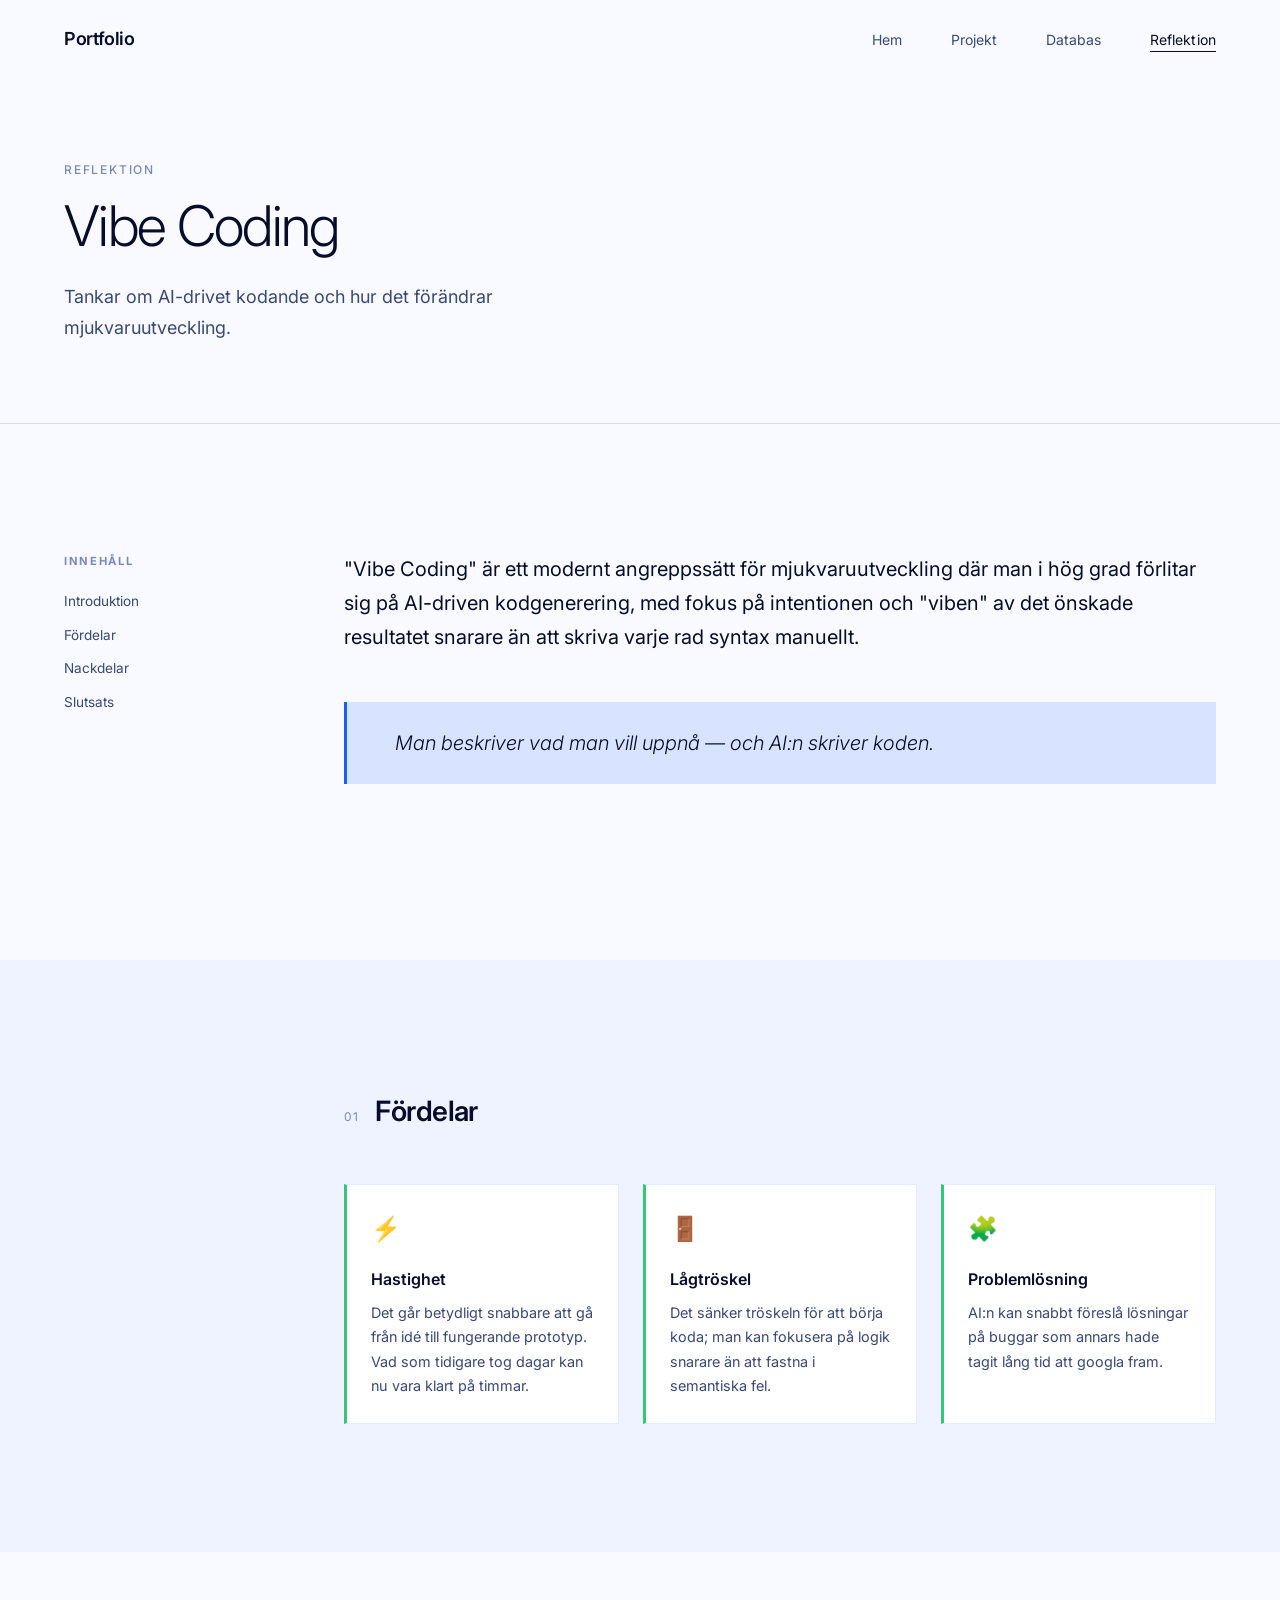
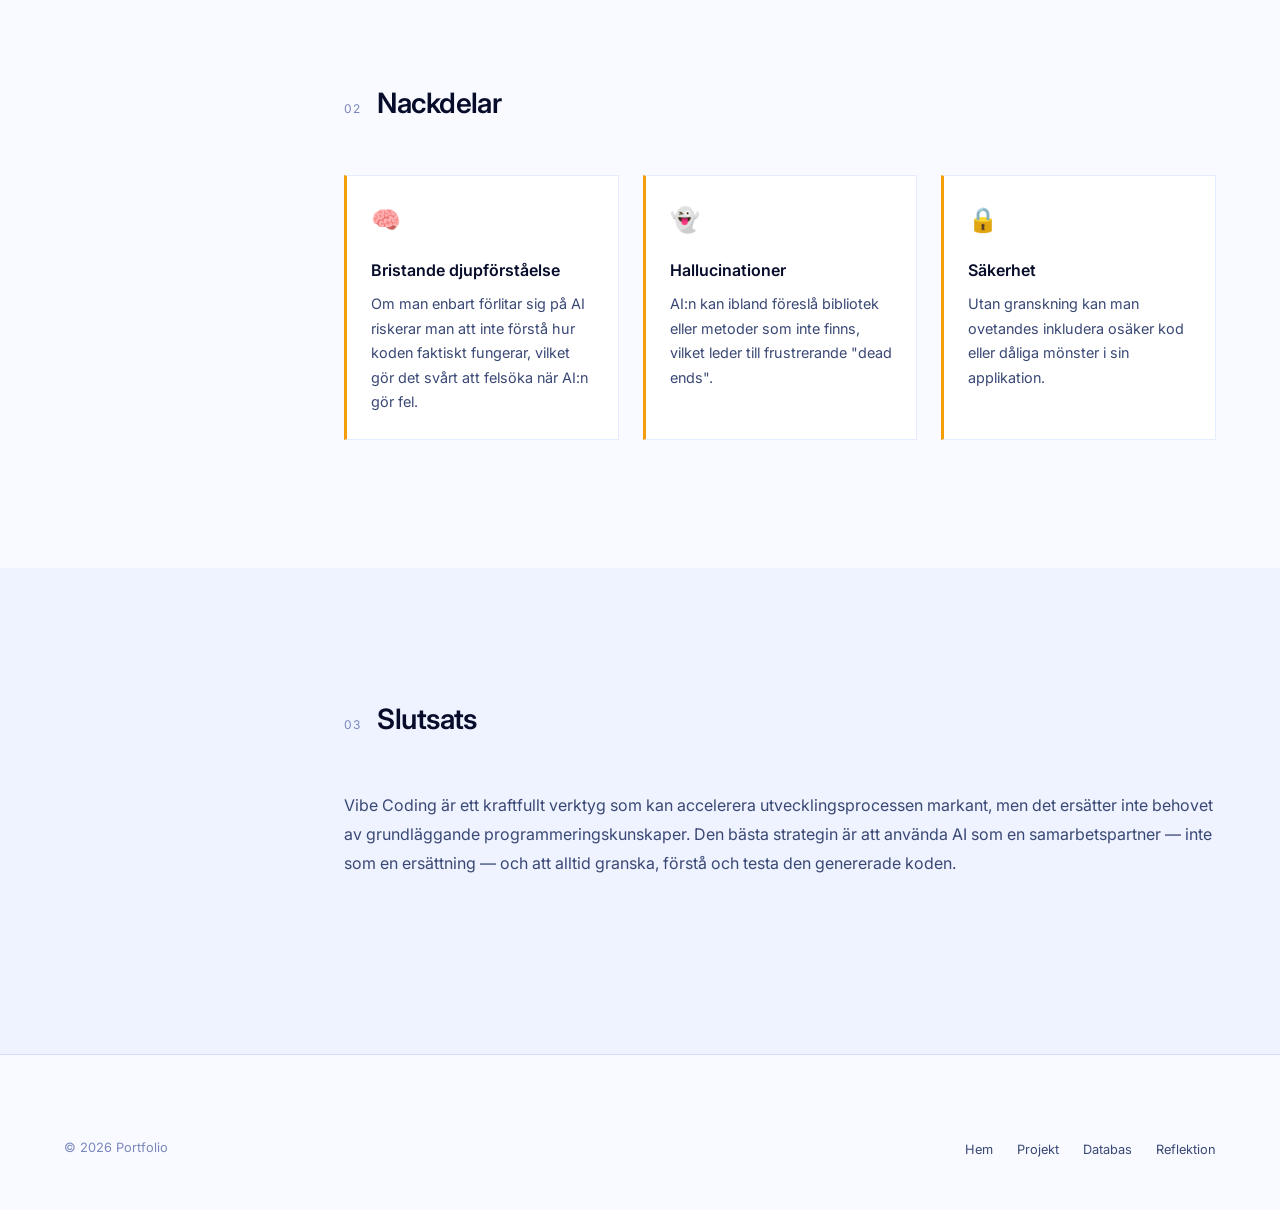
<file: reflection.html>
<!DOCTYPE html>
<html lang="sv">
<head>
    <meta charset="UTF-8">
    <meta name="viewport" content="width=device-width, initial-scale=1.0">
    <meta name="description" content="Reflektion om Vibe Coding — AI-drivet kodande, fördelar och nackdelar.">
    <title>Portfolio — Reflektion</title>
    <link rel="preconnect" href="https://fonts.googleapis.com">
    <link rel="preconnect" href="https://fonts.gstatic.com" crossorigin>
    <link href="https://fonts.googleapis.com/css2?family=Inter:wght@300;400;500;600;700&family=JetBrains+Mono:wght@400;500&display=swap" rel="stylesheet">
    <link rel="stylesheet" href="style.css">
</head>
<body>
    <nav class="nav" id="main-nav">
        <div class="nav-inner">
            <a href="index.html" class="nav-logo">Portfolio</a>
            <button class="nav-toggle" id="nav-toggle" aria-label="Toggle menu"><span></span><span></span><span></span></button>
            <ul class="nav-links" id="nav-links">
                <li><a href="index.html">Hem</a></li>
                <li><a href="projects.html">Projekt</a></li>
                <li><a href="database.html">Databas</a></li>
                <li><a href="reflection.html" class="active">Reflektion</a></li>
            </ul>
        </div>
    </nav>

    <header class="page-header">
        <div class="container">
            <p class="page-label fade-in">Reflektion</p>
            <h1 class="page-title fade-in delay-1">Vibe Coding</h1>
            <p class="page-desc fade-in delay-2">Tankar om AI-drivet kodande och hur det förändrar mjukvaruutveckling.</p>
        </div>
    </header>

    <section class="section" id="reflection-intro">
        <div class="container">
            <div class="reflection-layout">
                <div class="reflection-sidebar fade-in">
                    <div class="sidebar-sticky">
                        <h3 class="sidebar-title">Innehåll</h3>
                        <ul class="sidebar-nav">
                            <li><a href="#reflection-intro">Introduktion</a></li>
                            <li><a href="#advantages">Fördelar</a></li>
                            <li><a href="#disadvantages">Nackdelar</a></li>
                            <li><a href="#conclusion">Slutsats</a></li>
                        </ul>
                    </div>
                </div>
                <div class="reflection-content">
                    <div class="reflection-block fade-in">
                        <p class="content-lead">"Vibe Coding" är ett modernt angreppssätt för mjukvaruutveckling där man i hög grad förlitar sig på AI-driven kodgenerering, med fokus på intentionen och "viben" av det önskade resultatet snarare än att skriva varje rad syntax manuellt.</p>
                    </div>

                    <blockquote class="pull-quote fade-in">
                        <p>Man beskriver vad man vill uppnå — och AI:n skriver koden.</p>
                    </blockquote>
                </div>
            </div>
        </div>
    </section>

    <section class="section section-dark" id="advantages">
        <div class="container">
            <div class="reflection-layout">
                <div class="reflection-sidebar"></div>
                <div class="reflection-content">
                    <h2 class="reflection-heading fade-in">
                        <span class="heading-number">01</span>
                        Fördelar
                    </h2>
                    <div class="pros-cons-grid">
                        <div class="pro-con-card pro fade-in">
                            <div class="pc-icon">⚡</div>
                            <h3>Hastighet</h3>
                            <p>Det går betydligt snabbare att gå från idé till fungerande prototyp. Vad som tidigare tog dagar kan nu vara klart på timmar.</p>
                        </div>
                        <div class="pro-con-card pro fade-in">
                            <div class="pc-icon">🚪</div>
                            <h3>Lågtröskel</h3>
                            <p>Det sänker tröskeln för att börja koda; man kan fokusera på logik snarare än att fastna i semantiska fel.</p>
                        </div>
                        <div class="pro-con-card pro fade-in">
                            <div class="pc-icon">🧩</div>
                            <h3>Problemlösning</h3>
                            <p>AI:n kan snabbt föreslå lösningar på buggar som annars hade tagit lång tid att googla fram.</p>
                        </div>
                    </div>
                </div>
            </div>
        </div>
    </section>

    <section class="section" id="disadvantages">
        <div class="container">
            <div class="reflection-layout">
                <div class="reflection-sidebar"></div>
                <div class="reflection-content">
                    <h2 class="reflection-heading fade-in">
                        <span class="heading-number">02</span>
                        Nackdelar
                    </h2>
                    <div class="pros-cons-grid">
                        <div class="pro-con-card con fade-in">
                            <div class="pc-icon">🧠</div>
                            <h3>Bristande djupförståelse</h3>
                            <p>Om man enbart förlitar sig på AI riskerar man att inte förstå hur koden faktiskt fungerar, vilket gör det svårt att felsöka när AI:n gör fel.</p>
                        </div>
                        <div class="pro-con-card con fade-in">
                            <div class="pc-icon">👻</div>
                            <h3>Hallucinationer</h3>
                            <p>AI:n kan ibland föreslå bibliotek eller metoder som inte finns, vilket leder till frustrerande "dead ends".</p>
                        </div>
                        <div class="pro-con-card con fade-in">
                            <div class="pc-icon">🔒</div>
                            <h3>Säkerhet</h3>
                            <p>Utan granskning kan man ovetandes inkludera osäker kod eller dåliga mönster i sin applikation.</p>
                        </div>
                    </div>
                </div>
            </div>
        </div>
    </section>

    <section class="section section-dark" id="conclusion">
        <div class="container">
            <div class="reflection-layout">
                <div class="reflection-sidebar"></div>
                <div class="reflection-content">
                    <h2 class="reflection-heading fade-in">
                        <span class="heading-number">03</span>
                        Slutsats
                    </h2>
                    <div class="reflection-block fade-in">
                        <p class="content-body">Vibe Coding är ett kraftfullt verktyg som kan accelerera utvecklingsprocessen markant, men det ersätter inte behovet av grundläggande programmeringskunskaper. Den bästa strategin är att använda AI som en samarbetspartner — inte som en ersättning — och att alltid granska, förstå och testa den genererade koden.</p>
                    </div>
                </div>
            </div>
        </div>
    </section>

    <footer class="footer">
        <div class="container">
            <div class="footer-inner">
                <p class="footer-copy">&copy; 2026 Portfolio</p>
                <ul class="footer-links">
                    <li><a href="index.html">Hem</a></li>
                    <li><a href="projects.html">Projekt</a></li>
                    <li><a href="database.html">Databas</a></li>
                    <li><a href="reflection.html">Reflektion</a></li>
                </ul>
            </div>
        </div>
    </footer>
    <script src="main.js"></script>
</body>
</html>
</file>
<file: style.css>
/* ============================================
   STYLE.CSS — Portfolio
   RedMagic 11 Pro — White & Electric Blue
   ============================================ */

/* --- Reset & Base --- */
*, *::before, *::after {
    margin: 0;
    padding: 0;
    box-sizing: border-box;
}

:root {
    --color-bg: #F8FAFF;
    --color-bg-alt: #EEF3FF;
    --color-surface: #FFFFFF;
    --color-text: #060C2A;
    --color-text-secondary: #3A4875;
    --color-text-muted: #7B88BB;
    --color-accent: #155EFF;          /* Electric blue — RedMagic LED */
    --color-accent-2: #00C6FF;        /* Cyan highlight */
    --color-accent-glow: rgba(21, 94, 255, 0.14);
    --color-border: #D0DCFF;
    --color-border-light: #E5ECFF;
    --color-pro: #EAF9F1;
    --color-pro-border: #34C77B;
    --color-con: #FFF6E8;
    --color-con-border: #F59E0B;
    --color-code-bg: #0D1117;
    --color-code-text: #E6EDF3;
    --color-code-header: #161B22;

    --font-sans: 'Outfit', 'Inter', -apple-system, BlinkMacSystemFont, sans-serif;
    --font-mono: 'JetBrains Mono', 'Fira Code', monospace;

    --space-xs: 0.5rem;
    --space-sm: 1rem;
    --space-md: 1.5rem;
    --space-lg: 3rem;
    --space-xl: 5rem;
    --space-2xl: 8rem;

    --max-width: 1200px;
    --transition: 0.3s cubic-bezier(0.4, 0, 0.2, 1);
}

html {
    font-size: 16px;
    scroll-behavior: smooth;
    -webkit-font-smoothing: antialiased;
    -moz-osx-font-smoothing: grayscale;
}

body {
    font-family: var(--font-sans);
    background: var(--color-bg);
    color: var(--color-text);
    line-height: 1.7;
    overflow-x: hidden;
}

a {
    color: inherit;
    text-decoration: none;
}

img {
    max-width: 100%;
    height: auto;
    display: block;
}

ul { list-style: none; }

.container {
    max-width: var(--max-width);
    margin: 0 auto;
    padding: 0 var(--space-md);
}

/* --- Navigation --- */
.nav {
    position: fixed;
    top: 0;
    left: 0;
    right: 0;
    z-index: 1000;
    padding: var(--space-md) 0;
    transition: var(--transition);
    background: transparent;
}

.nav.scrolled {
    background: rgba(248, 250, 255, 0.92);
    backdrop-filter: blur(20px);
    -webkit-backdrop-filter: blur(20px);
    border-bottom: 1px solid var(--color-border-light);
    box-shadow: 0 1px 24px rgba(21,94,255,0.06);
    padding: var(--space-sm) 0;
}

.nav-inner {
    max-width: var(--max-width);
    margin: 0 auto;
    padding: 0 var(--space-md);
    display: flex;
    align-items: center;
    justify-content: space-between;
}

.nav-logo {
    font-size: 1.125rem;
    font-weight: 600;
    letter-spacing: -0.02em;
    transition: var(--transition);
}

.nav-logo:hover { opacity: 0.6; }

.nav-links {
    display: flex;
    gap: var(--space-lg);
}

.nav-links a {
    font-size: 0.875rem;
    font-weight: 400;
    color: var(--color-text-secondary);
    transition: var(--transition);
    position: relative;
    letter-spacing: 0.01em;
}

.nav-links a::after {
    content: '';
    position: absolute;
    bottom: -4px;
    left: 0;
    width: 0;
    height: 1px;
    background: var(--color-text);
    transition: var(--transition);
}

.nav-links a:hover,
.nav-links a.active {
    color: var(--color-text);
}

.nav-links a:hover::after,
.nav-links a.active::after {
    width: 100%;
}

/* Mobile toggle */
.nav-toggle {
    display: none;
    flex-direction: column;
    gap: 5px;
    background: none;
    border: none;
    cursor: pointer;
    padding: 4px;
    z-index: 1001;
}

.nav-toggle span {
    display: block;
    width: 24px;
    height: 1.5px;
    background: var(--color-text);
    transition: var(--transition);
    transform-origin: center;
}

.nav-toggle.open span:nth-child(1) {
    transform: rotate(45deg) translate(4px, 5px);
}
.nav-toggle.open span:nth-child(2) { opacity: 0; }
.nav-toggle.open span:nth-child(3) {
    transform: rotate(-45deg) translate(4px, -5px);
}

/* --- Hero --- */
.hero {
    min-height: 100vh;
    display: flex;
    flex-direction: column;
    justify-content: center;
    padding: var(--space-2xl) var(--space-md);
    position: relative;
}

.hero-content {
    max-width: var(--max-width);
    margin: 0 auto;
    width: 100%;
}

.hero-label {
    font-size: 0.75rem;
    text-transform: uppercase;
    letter-spacing: 0.15em;
    color: var(--color-text-muted);
    margin-bottom: var(--space-md);
    font-weight: 500;
}

.hero-title {
    font-size: clamp(2.5rem, 6vw, 5rem);
    font-weight: 300;
    line-height: 1.1;
    letter-spacing: -0.03em;
    margin-bottom: var(--space-lg);
}

.hero-accent {
    font-weight: 700;
    font-style: italic;
    background: linear-gradient(110deg, #155EFF 0%, #00C6FF 60%, #155EFF 100%);
    background-size: 200% auto;
    -webkit-background-clip: text;
    -webkit-text-fill-color: transparent;
    animation: shineBlue 4s linear infinite;
}

@keyframes shineBlue {
    0%   { background-position: 0% center; }
    100% { background-position: 200% center; }
}

.hero-description {
    font-size: 1.125rem;
    line-height: 1.8;
    color: var(--color-text-secondary);
    max-width: 560px;
    margin-bottom: var(--space-lg);
}

.hero-cta {
    display: flex;
    gap: var(--space-sm);
    flex-wrap: wrap;
}

.hero-scroll {
    position: absolute;
    bottom: var(--space-lg);
    left: 50%;
    transform: translateX(-50%);
    display: flex;
    flex-direction: column;
    align-items: center;
    gap: var(--space-xs);
}

.hero-scroll span {
    font-size: 0.7rem;
    text-transform: uppercase;
    letter-spacing: 0.15em;
    color: var(--color-text-muted);
}

.scroll-line {
    width: 1px;
    height: 40px;
    background: var(--color-border);
    position: relative;
    overflow: hidden;
}

.scroll-line::after {
    content: '';
    position: absolute;
    top: -100%;
    left: 0;
    width: 100%;
    height: 100%;
    background: var(--color-text);
    animation: scrollPulse 2s ease-in-out infinite;
}

@keyframes scrollPulse {
    0% { top: -100%; }
    50% { top: 100%; }
    100% { top: 100%; }
}

/* --- Buttons --- */
.btn {
    display: inline-flex;
    align-items: center;
    padding: 0.875rem 2rem;
    font-size: 0.85rem;
    font-weight: 500;
    letter-spacing: 0.03em;
    border-radius: 0;
    transition: var(--transition);
    cursor: pointer;
    border: none;
    font-family: var(--font-sans);
}

.btn-primary {
    background: var(--color-text);
    color: var(--color-bg);
}

.btn-primary:hover {
    background: var(--color-text-secondary);
    transform: translateY(-1px);
}

.btn-secondary {
    background: transparent;
    color: var(--color-text);
    border: 1px solid var(--color-border);
}

.btn-secondary:hover {
    border-color: var(--color-text);
    transform: translateY(-1px);
}

/* --- Sections --- */
.section {
    padding: var(--space-2xl) 0;
}

.section-dark {
    background: var(--color-bg-alt);
}

.section-grid {
    display: grid;
    grid-template-columns: 280px 1fr;
    gap: var(--space-xl);
}

.label-tag {
    font-size: 0.7rem;
    text-transform: uppercase;
    letter-spacing: 0.15em;
    color: var(--color-text-muted);
    display: block;
    margin-bottom: var(--space-xs);
}

.label-title {
    font-size: 1rem;
    font-weight: 600;
    letter-spacing: -0.01em;
}

.content-lead {
    font-size: 1.25rem;
    line-height: 1.7;
    margin-bottom: var(--space-md);
    font-weight: 400;
}

.content-body {
    font-size: 1rem;
    line-height: 1.8;
    color: var(--color-text-secondary);
}

/* --- Cards --- */
.card-grid {
    display: grid;
    grid-template-columns: repeat(3, 1fr);
    gap: var(--space-md);
}

.card {
    display: flex;
    flex-direction: column;
    padding: var(--space-lg) var(--space-md);
    background: var(--color-surface);
    border: 1px solid var(--color-border-light);
    transition: var(--transition);
    text-decoration: none;
}

.card:hover {
    border-color: var(--color-accent);
    transform: translateY(-6px);
    box-shadow: 0 12px 40px var(--color-accent-glow);
}

.card-number {
    font-size: 0.7rem;
    color: var(--color-text-muted);
    letter-spacing: 0.1em;
    margin-bottom: var(--space-md);
}

.card-title {
    font-size: 1.25rem;
    font-weight: 600;
    margin-bottom: var(--space-sm);
    letter-spacing: -0.01em;
}

.card-desc {
    font-size: 0.9rem;
    color: var(--color-text-secondary);
    line-height: 1.7;
    flex: 1;
}

.card-link {
    font-size: 0.8rem;
    font-weight: 500;
    margin-top: var(--space-md);
    color: var(--color-text);
    transition: var(--transition);
}

.card:hover .card-link { letter-spacing: 0.04em; }

/* --- Page Header --- */
.page-header {
    padding: 10rem 0 var(--space-xl);
    border-bottom: 1px solid var(--color-border);
}

.page-label {
    font-size: 0.75rem;
    text-transform: uppercase;
    letter-spacing: 0.15em;
    color: var(--color-text-muted);
    margin-bottom: var(--space-sm);
    font-weight: 500;
}

.page-title {
    font-size: clamp(2rem, 5vw, 3.5rem);
    font-weight: 300;
    letter-spacing: -0.03em;
    line-height: 1.1;
    margin-bottom: var(--space-md);
}

.page-desc {
    font-size: 1.125rem;
    color: var(--color-text-secondary);
    max-width: 600px;
    line-height: 1.7;
}

/* --- Project Styles --- */
.project-header { margin-bottom: var(--space-lg); }

.project-meta {
    display: flex;
    flex-wrap: wrap;
    gap: var(--space-xs);
    margin-bottom: var(--space-md);
    align-items: center;
}

.project-number {
    font-size: 0.7rem;
    text-transform: uppercase;
    letter-spacing: 0.15em;
    color: var(--color-text-muted);
    margin-right: var(--space-sm);
}

.project-tag {
    font-size: 0.7rem;
    padding: 0.3rem 0.75rem;
    background: var(--color-bg-alt);
    color: var(--color-text-secondary);
    font-weight: 500;
    letter-spacing: 0.02em;
}

.project-title {
    font-size: clamp(1.5rem, 3vw, 2.25rem);
    font-weight: 600;
    letter-spacing: -0.02em;
    margin-bottom: var(--space-sm);
}

.project-desc {
    font-size: 1rem;
    line-height: 1.8;
    color: var(--color-text-secondary);
    max-width: 700px;
}

.project-details { margin-bottom: var(--space-lg); }

.detail-grid {
    display: grid;
    grid-template-columns: repeat(auto-fit, minmax(200px, 1fr));
    gap: var(--space-md);
    padding: var(--space-md);
    background: var(--color-bg-alt);
    border: 1px solid var(--color-border-light);
}

.detail-item h4 {
    font-size: 0.7rem;
    text-transform: uppercase;
    letter-spacing: 0.12em;
    color: var(--color-text-muted);
    margin-bottom: var(--space-xs);
}

.detail-item li {
    font-size: 0.9rem;
    color: var(--color-text-secondary);
    padding: 0.2rem 0;
    display: flex;
    align-items: center;
    gap: 0.5rem;
}

.color-dot {
    width: 10px;
    height: 10px;
    border-radius: 50%;
    display: inline-block;
    flex-shrink: 0;
}
.color-red { background: #E53935; }
.color-yellow { background: #FFA726; }
.color-green { background: #43A047; }

/* --- Code Blocks --- */
.code-block {
    margin: var(--space-lg) 0;
    border-radius: 8px;
    overflow: hidden;
    box-shadow: 0 4px 24px rgba(0,0,0,0.12);
}

.code-header {
    display: flex;
    align-items: center;
    gap: var(--space-sm);
    padding: 0.75rem var(--space-md);
    background: var(--color-code-header);
}

.code-dots {
    display: flex;
    gap: 6px;
}

.code-dots span {
    width: 10px;
    height: 10px;
    border-radius: 50%;
}
.code-dots span:nth-child(1) { background: #FF5F57; }
.code-dots span:nth-child(2) { background: #FEBC2E; }
.code-dots span:nth-child(3) { background: #28C840; }

.code-filename {
    font-family: var(--font-mono);
    font-size: 0.8rem;
    color: var(--color-text-muted);
    flex: 1;
}

.code-copy {
    background: transparent;
    border: 1px solid rgba(255,255,255,0.1);
    color: var(--color-text-muted);
    font-size: 0.75rem;
    font-family: var(--font-sans);
    padding: 0.35rem 0.75rem;
    cursor: pointer;
    transition: var(--transition);
    border-radius: 4px;
    display: flex;
    align-items: center;
    gap: 0.4rem;
}

.code-copy:hover {
    border-color: rgba(255,255,255,0.3);
    color: #fff;
}

.code-copy.copied {
    border-color: #28C840;
    color: #28C840;
}

.code-block pre {
    background: var(--color-code-bg);
    padding: var(--space-md);
    overflow-x: auto;
    margin: 0;
}

.code-block code {
    font-family: var(--font-mono);
    font-size: 0.82rem;
    line-height: 1.7;
    color: var(--color-code-text);
    white-space: pre;
}

/* --- Project Image --- */
.project-image {
    margin: var(--space-lg) 0;
}

.image-frame {
    background: var(--color-surface);
    border: 1px solid var(--color-border);
    padding: var(--space-md);
    overflow: hidden;
}

.image-frame img {
    width: 100%;
    height: auto;
}

.image-caption {
    margin-top: var(--space-sm);
    font-size: 0.8rem;
    color: var(--color-text-muted);
    font-style: italic;
}

/* --- Section Divider --- */
.section-divider {
    padding: 0;
}
.section-divider hr {
    border: none;
    border-top: 1px solid var(--color-border);
}

/* --- Database Page --- */
.db-section-title {
    font-size: 1.5rem;
    font-weight: 600;
    letter-spacing: -0.02em;
    margin-bottom: var(--space-lg);
}

.db-table-card {
    background: var(--color-surface);
    border: 1px solid var(--color-border-light);
    padding: var(--space-md);
    margin-bottom: var(--space-md);
    transition: var(--transition);
}

.db-table-card:hover {
    border-color: var(--color-border);
    box-shadow: 0 4px 16px rgba(0,0,0,0.04);
}

.db-table-card h3 {
    font-size: 1.125rem;
    font-weight: 600;
    margin-bottom: 0.25rem;
    letter-spacing: -0.01em;
}

.db-table-card > p {
    font-size: 0.875rem;
    color: var(--color-text-secondary);
    margin-bottom: var(--space-md);
}

.table-wrapper {
    overflow-x: auto;
}

table {
    width: 100%;
    border-collapse: collapse;
    font-size: 0.85rem;
}

thead th {
    text-align: left;
    padding: 0.75rem 1rem;
    font-size: 0.7rem;
    text-transform: uppercase;
    letter-spacing: 0.1em;
    color: var(--color-text-muted);
    border-bottom: 2px solid var(--color-border);
    font-weight: 600;
}

tbody td {
    padding: 0.6rem 1rem;
    border-bottom: 1px solid var(--color-border-light);
    color: var(--color-text-secondary);
}

tbody tr:last-child td {
    border-bottom: none;
}

tbody tr:hover {
    background: var(--color-bg-alt);
}

/* --- ER Diagram --- */
.er-diagram {
    display: flex;
    align-items: flex-start;
    gap: var(--space-md);
    flex-wrap: wrap;
    justify-content: center;
    padding: var(--space-lg) 0;
}

.er-table {
    background: var(--color-surface);
    border: 1px solid var(--color-border);
    min-width: 180px;
    transition: var(--transition);
}

.er-table:hover {
    border-color: var(--color-text);
    transform: translateY(-2px);
    box-shadow: 0 8px 24px rgba(0,0,0,0.06);
}

.er-table-header {
    background: var(--color-text);
    color: var(--color-bg);
    padding: 0.6rem 1rem;
    font-size: 0.8rem;
    font-weight: 600;
    letter-spacing: 0.02em;
}

.er-table-row {
    padding: 0.4rem 1rem;
    font-size: 0.8rem;
    border-bottom: 1px solid var(--color-border-light);
    color: var(--color-text-secondary);
}

.er-table-row:last-child { border-bottom: none; }
.er-pk { font-weight: 600; color: var(--color-text); }
.er-fk { color: var(--color-text-muted); font-style: italic; }

.er-connector {
    display: flex;
    align-items: center;
    font-size: 1.5rem;
    color: var(--color-text-muted);
    padding-top: 2rem;
}

.er-table-group {
    display: flex;
    flex-direction: column;
    gap: var(--space-sm);
}

/* --- Reflection Page --- */
.reflection-layout {
    display: grid;
    grid-template-columns: 200px 1fr;
    gap: var(--space-xl);
}

.reflection-sidebar { position: relative; }

.sidebar-sticky {
    position: sticky;
    top: 8rem;
}

.sidebar-title {
    font-size: 0.7rem;
    text-transform: uppercase;
    letter-spacing: 0.15em;
    color: var(--color-text-muted);
    margin-bottom: var(--space-sm);
}

.sidebar-nav li {
    margin-bottom: 0.4rem;
}

.sidebar-nav a {
    font-size: 0.85rem;
    color: var(--color-text-secondary);
    transition: var(--transition);
}

.sidebar-nav a:hover {
    color: var(--color-text);
}

.reflection-heading {
    font-size: 1.75rem;
    font-weight: 600;
    letter-spacing: -0.02em;
    margin-bottom: var(--space-lg);
    display: flex;
    align-items: baseline;
    gap: var(--space-sm);
}

.heading-number {
    font-size: 0.75rem;
    color: var(--color-text-muted);
    font-weight: 400;
    letter-spacing: 0.1em;
}

.reflection-block {
    margin-bottom: var(--space-lg);
}

.pull-quote {
    border-left: 2px solid var(--color-text);
    padding: var(--space-md) var(--space-lg);
    margin: var(--space-lg) 0;
}

.pull-quote p {
    font-size: 1.25rem;
    font-style: italic;
    line-height: 1.7;
    color: var(--color-text);
    font-weight: 300;
}

/* --- Pros/Cons Cards --- */
.pros-cons-grid {
    display: grid;
    grid-template-columns: repeat(auto-fit, minmax(250px, 1fr));
    gap: var(--space-md);
}

.pro-con-card {
    padding: var(--space-md);
    border: 1px solid var(--color-border-light);
    background: var(--color-surface);
    transition: var(--transition);
}

.pro-con-card:hover {
    transform: translateY(-3px);
    box-shadow: 0 8px 24px rgba(0,0,0,0.05);
}

.pro-con-card.pro { border-left: 3px solid var(--color-pro-border); }
.pro-con-card.con { border-left: 3px solid var(--color-con-border); }

.pc-icon {
    font-size: 1.5rem;
    margin-bottom: var(--space-sm);
}

.pro-con-card h3 {
    font-size: 1rem;
    font-weight: 600;
    margin-bottom: 0.5rem;
}

.pro-con-card p {
    font-size: 0.9rem;
    line-height: 1.7;
    color: var(--color-text-secondary);
}

/* --- Footer --- */
.footer {
    padding: var(--space-xl) 0 var(--space-lg);
    border-top: 1px solid var(--color-border);
}

.footer-inner {
    display: flex;
    justify-content: space-between;
    align-items: center;
}

.footer-copy {
    font-size: 0.8rem;
    color: var(--color-text-muted);
}

.footer-links {
    display: flex;
    gap: var(--space-md);
}

.footer-links a {
    font-size: 0.8rem;
    color: var(--color-text-secondary);
    transition: var(--transition);
}

.footer-links a:hover { color: var(--color-text); }

/* --- Animations --- */
.fade-in {
    opacity: 0;
    transform: translateY(20px);
    transition: opacity 0.7s ease, transform 0.7s ease;
}

.fade-in.visible {
    opacity: 1;
    transform: translateY(0);
}

.delay-1 { transition-delay: 0.1s; }
.delay-2 { transition-delay: 0.2s; }
.delay-3 { transition-delay: 0.3s; }
.delay-4 { transition-delay: 0.4s; }

/* --- Responsive --- */
@media (max-width: 900px) {
    .section-grid {
        grid-template-columns: 1fr;
        gap: var(--space-md);
    }

    .card-grid {
        grid-template-columns: 1fr;
    }

    .reflection-layout {
        grid-template-columns: 1fr;
    }

    .reflection-sidebar {
        display: none;
    }

    .er-diagram {
        flex-direction: column;
        align-items: stretch;
    }

    .er-connector {
        justify-content: center;
        padding: 0;
        font-size: 1.2rem;
        transform: rotate(90deg);
    }

    .er-table-group {
        width: 100%;
    }

    .er-table {
        min-width: auto;
    }
}

@media (max-width: 640px) {
    :root {
        --space-lg: 2rem;
        --space-xl: 3.5rem;
        --space-2xl: 5rem;
    }

    .nav-links {
        position: fixed;
        top: 0;
        right: -100%;
        height: 100vh;
        width: 280px;
        background: var(--color-bg);
        flex-direction: column;
        justify-content: center;
        padding: var(--space-lg);
        gap: var(--space-md);
        transition: var(--transition);
        border-left: 1px solid var(--color-border);
    }

    .nav-links.open {
        right: 0;
    }

    .nav-links a {
        font-size: 1.25rem;
    }

    .nav-toggle {
        display: flex;
    }

    .hero-title {
        font-size: 2rem;
    }

    .page-header {
        padding: 7rem 0 var(--space-lg);
    }

    .hero-cta {
        flex-direction: column;
    }

    .btn {
        text-align: center;
        justify-content: center;
    }

    .detail-grid {
        grid-template-columns: 1fr;
    }

    .footer-inner {
        flex-direction: column;
        gap: var(--space-sm);
        text-align: center;
    }

    .pros-cons-grid {
        grid-template-columns: 1fr;
    }
}

/* ============================================
   LANGUAGE SWITCHER
   ============================================ */
.lang-switcher {
    display: flex;
    align-items: center;
    gap: 4px;
    margin-left: var(--space-md);
    flex-shrink: 0;
}

.lang-btn {
    background: none;
    border: none;
    font-family: var(--font-sans);
    font-size: 0.75rem;
    font-weight: 500;
    letter-spacing: 0.08em;
    color: var(--color-text-muted);
    cursor: pointer;
    padding: 4px 7px;
    border-radius: 4px;
    transition: var(--transition);
}
.lang-btn:hover { color: var(--color-text); }
.lang-btn.active {
    color: var(--color-accent);
    background: var(--color-accent-glow);
}
.lang-sep {
    font-size: 0.7rem;
    color: var(--color-border);
    pointer-events: none;
}

/* ============================================
   GITHUB BUTTON & NAV ICON
   ============================================ */
.btn-github {
    display: inline-flex;
    align-items: center;
    padding: 0.875rem 1.5rem;
    font-size: 0.85rem;
    font-weight: 500;
    letter-spacing: 0.03em;
    transition: var(--transition);
    cursor: pointer;
    background: transparent;
    color: var(--color-text);
    border: 1px solid var(--color-border);
    font-family: var(--font-sans);
    text-decoration: none;
}
.btn-github:hover {
    border-color: var(--color-accent);
    color: var(--color-accent);
    box-shadow: 0 0 18px var(--color-accent-glow);
    transform: translateY(-1px);
}
.nav-github {
    display: flex;
    align-items: center;
    color: var(--color-text-muted) !important;
    transition: var(--transition);
}
.nav-github:hover { color: var(--color-accent) !important; }

/* ============================================
   SKILLS GRID
   ============================================ */
.skills-grid {
    display: grid;
    grid-template-columns: repeat(3, 1fr);
    gap: var(--space-md);
}
.skill-card {
    background: var(--color-surface);
    border: 1px solid var(--color-border-light);
    padding: var(--space-lg) var(--space-md);
    display: flex;
    flex-direction: column;
    gap: var(--space-xs);
    transition: var(--transition);
    position: relative;
    overflow: hidden;
}
.skill-card::before {
    content: '';
    position: absolute;
    inset: 0;
    background: linear-gradient(135deg, var(--color-accent-glow), transparent 70%);
    opacity: 0;
    transition: opacity var(--transition);
    pointer-events: none;
}
.skill-card:hover {
    border-color: var(--color-accent);
    transform: translateY(-6px);
    box-shadow: 0 16px 48px var(--color-accent-glow);
}
.skill-card:hover::before { opacity: 1; }
.skill-icon { font-size: 2rem; margin-bottom: var(--space-xs); }
.skill-title { font-size: 1.1rem; font-weight: 600; letter-spacing: -0.01em; }
.skill-desc { font-size: 0.875rem; color: var(--color-text-secondary); line-height: 1.7; flex: 1; }
.skill-badge {
    display: inline-block;
    margin-top: var(--space-sm);
    font-size: 0.68rem;
    font-weight: 600;
    letter-spacing: 0.1em;
    text-transform: uppercase;
    padding: 0.3rem 0.75rem;
    background: var(--color-accent-glow);
    color: var(--color-accent);
    border: 1px solid var(--color-accent);
    align-self: flex-start;
}

/* ============================================
   CONTACT FORM
   ============================================ */
.contact-form {
    display: flex;
    flex-direction: column;
    gap: var(--space-md);
    max-width: 600px;
}
.form-group { position: relative; }
.form-group input,
.form-group textarea {
    width: 100%;
    background: var(--color-surface);
    border: 1px solid var(--color-border);
    color: var(--color-text);
    font-family: var(--font-sans);
    font-size: 0.95rem;
    padding: 1.4rem 1rem 0.6rem;
    outline: none;
    transition: var(--transition);
    resize: vertical;
    border-radius: 0;
}
.form-group input:focus,
.form-group textarea:focus {
    border-color: var(--color-accent);
    box-shadow: 0 0 0 3px var(--color-accent-glow);
}
.form-group label {
    position: absolute;
    top: 1rem;
    left: 1rem;
    font-size: 0.9rem;
    color: var(--color-text-muted);
    pointer-events: none;
    transition: var(--transition);
}
.form-group input:focus ~ label,
.form-group input:not(:placeholder-shown) ~ label,
.form-group textarea:focus ~ label,
.form-group textarea:not(:placeholder-shown) ~ label {
    top: 0.3rem;
    font-size: 0.63rem;
    color: var(--color-accent);
    letter-spacing: 0.05em;
    text-transform: uppercase;
}

/* ============================================
   FOOTER UPDATE
   ============================================ */
.footer-left {
    display: flex;
    align-items: center;
    gap: var(--space-sm);
}
.footer-easter {
    font-size: 1rem;
    cursor: help;
    opacity: 0.4;
    transition: var(--transition);
    animation: floatBob 3s ease-in-out infinite;
}
.footer-easter:hover { opacity: 1; }
@keyframes floatBob {
    0%, 100% { transform: translateY(0); }
    50%       { transform: translateY(-4px); }
}

/* ============================================
   ENHANCED CARD GLOW ON HOVER
   ============================================ */
.card { position: relative; overflow: hidden; }
.card::after {
    content: '';
    position: absolute;
    inset: 0;
    background: linear-gradient(135deg, var(--color-accent-glow), transparent 70%);
    opacity: 0;
    transition: opacity var(--transition);
    pointer-events: none;
}
.card:hover::after { opacity: 1; }

/* ============================================
   KONAMI CODE OVERLAY
   ============================================ */
.konami-overlay {
    position: fixed;
    inset: 0;
    z-index: 9999;
    display: flex;
    align-items: center;
    justify-content: center;
    background: rgba(10, 10, 11, 0.93);
    backdrop-filter: blur(14px);
    -webkit-backdrop-filter: blur(14px);
    opacity: 0;
    pointer-events: none;
    transition: opacity 0.4s ease;
}
.konami-overlay.active { opacity: 1; pointer-events: auto; }
.konami-content {
    text-align: center;
    display: flex;
    flex-direction: column;
    align-items: center;
    gap: var(--space-md);
    animation: konamiPop 0.5s cubic-bezier(0.175, 0.885, 0.32, 1.275) forwards;
}
@keyframes konamiPop {
    from { transform: scale(0.4); opacity: 0; }
    to   { transform: scale(1);   opacity: 1; }
}
.konami-text {
    font-size: clamp(1.5rem, 4vw, 2.5rem);
    font-weight: 700;
    color: var(--color-accent);
    letter-spacing: -0.02em;
    text-shadow: 0 0 40px var(--color-accent-glow);
}
.konami-sub { font-size: 1rem; color: var(--color-text-secondary); letter-spacing: 0.06em; }
.konami-pixels { display: flex; flex-direction: column; gap: 3px; }
.pixel-row { display: flex; gap: 3px; }
.pixel { width: 16px; height: 16px; background: transparent; }
.pixel.pixel-on { background: var(--color-accent); box-shadow: 0 0 6px var(--color-accent); }
.pixel.pixel-eye { background: #fff; box-shadow: 0 0 4px #fff; }

/* ============================================
   RESPONSIVE — new components
   ============================================ */
@media (max-width: 900px) {
    .skills-grid { grid-template-columns: 1fr; }
}
@media (max-width: 640px) {
    .lang-switcher { margin-left: auto; }
    .skills-grid { grid-template-columns: 1fr; }
}

/* ============================================
   BUBBLE WATER EFFECT
   ============================================ */

/* Hero gets a bubble canvas layer */
.hero {
    position: relative;
    overflow: hidden;
    background: linear-gradient(160deg, #F8FAFF 0%, #EEF3FF 100%);
}

.bubble-field {
    position: absolute;
    inset: 0;
    pointer-events: none;
    overflow: hidden;
    z-index: 0;
}

.hero-content,
.hero-scroll {
    position: relative;
    z-index: 1;
}

.bubble {
    position: absolute;
    bottom: -120px;
    border-radius: 50%;
    background: transparent;
    border: 1.5px solid rgba(21, 94, 255, 0.25);
    box-shadow:
        inset 0 0 12px rgba(0, 198, 255, 0.15),
        0 0 8px rgba(21, 94, 255, 0.08);
    animation: riseUp var(--dur, 8s) ease-in var(--delay, 0s) infinite;
    opacity: 0;
}

/* Bubble shimmer highlight */
.bubble::before {
    content: '';
    position: absolute;
    top: 18%;
    left: 20%;
    width: 30%;
    height: 20%;
    border-radius: 50%;
    background: rgba(255, 255, 255, 0.55);
    filter: blur(2px);
    transform: rotate(-30deg);
}

@keyframes riseUp {
    0%   { transform: translateY(0) translateX(0) scale(1);   opacity: 0; }
    10%  { opacity: 0.9; }
    85%  { opacity: 0.6; }
    100% { transform: translateY(-110vh) translateX(var(--drift, 40px)) scale(0.8); opacity: 0; }
}

/* Section highlight shimmer (blue outline glow) */
.section-highlight {
    position: relative;
    border: 1px solid var(--color-border-light);
    overflow: hidden;
}

.section-highlight::before {
    content: '';
    position: absolute;
    inset: -2px;
    border-radius: inherit;
    background: linear-gradient(
        120deg,
        transparent 0%,
        rgba(21, 94, 255, 0.12) 40%,
        rgba(0, 198, 255, 0.18) 60%,
        transparent 100%
    );
    background-size: 300% 100%;
    animation: waterShimmer 4s ease-in-out infinite;
    pointer-events: none;
    z-index: 0;
}

@keyframes waterShimmer {
    0%   { background-position: 200% 0; }
    50%  { background-position: -100% 0; }
    100% { background-position: 200% 0; }
}

/* Skill card bubble glow — blue outlined */
.skill-card {
    border: 1.5px solid var(--color-border);
    background: #FFFFFF;
}

.skill-card:hover {
    border-color: var(--color-accent);
    box-shadow:
        0 0 0 3px var(--color-accent-glow),
        0 16px 48px rgba(21, 94, 255, 0.12);
}

/* Card blue outline on hover */
.card:hover {
    border-color: var(--color-accent);
    box-shadow:
        0 0 0 2px var(--color-accent-glow),
        0 12px 40px rgba(21, 94, 255, 0.10);
}

/* AWS Cert badge card */
.cert-badge {
    display: inline-flex;
    align-items: center;
    gap: var(--space-sm);
    padding: 0.75rem 1.25rem;
    background: linear-gradient(110deg, #EEF3FF, #F8FAFF);
    border: 1.5px solid var(--color-accent);
    border-radius: 8px;
    margin-top: var(--space-sm);
    text-decoration: none;
    color: var(--color-accent);
    font-size: 0.82rem;
    font-weight: 600;
    letter-spacing: 0.02em;
    transition: var(--transition);
    position: relative;
    overflow: hidden;
}

.cert-badge::before {
    content: '';
    position: absolute;
    inset: -2px;
    background: linear-gradient(110deg, #155EFF, #00C6FF, #155EFF);
    background-size: 200% auto;
    border-radius: 9px;
    z-index: -1;
    animation: shineBlue 3s linear infinite;
    opacity: 0;
    transition: opacity 0.3s;
}

.cert-badge:hover {
    background: var(--color-accent);
    color: #fff;
    transform: translateY(-2px);
    box-shadow: 0 8px 24px var(--color-accent-glow);
}

.cert-badge:hover::before { opacity: 1; }

.cert-badge svg { flex-shrink: 0; }

/* Btn primary — white on blue */
.btn-primary {
    background: var(--color-accent);
    color: #fff;
    border: none;
    position: relative;
    overflow: hidden;
}

.btn-primary::after {
    content: '';
    position: absolute;
    inset: 0;
    background: linear-gradient(110deg, transparent 30%, rgba(255,255,255,0.2) 50%, transparent 70%);
    background-size: 200% auto;
    animation: btnSheen 2.5s linear infinite;
}

@keyframes btnSheen {
    0%   { background-position: 200% 0; }
    100% { background-position: -200% 0; }
}

.btn-primary:hover {
    background: #0A4EE0;
    transform: translateY(-2px);
    box-shadow: 0 8px 28px rgba(21, 94, 255, 0.35);
}

/* Btn secondary — blue outlined */
.btn-secondary {
    background: transparent;
    color: var(--color-accent);
    border: 1.5px solid var(--color-accent);
}

.btn-secondary:hover {
    background: var(--color-accent-glow);
    border-color: var(--color-accent);
    transform: translateY(-2px);
}

/* Pull quote blue bar */
.pull-quote {
    border-left: 3px solid var(--color-accent);
    background: var(--color-accent-glow);
}

/* ============================================
   COLLAPSIBLE CODE DROPDOWN
   ============================================ */
.code-dropdown {
    margin: var(--space-lg) 0;
    border-radius: 8px;
    overflow: hidden;
    box-shadow: 0 4px 24px rgba(0,0,0,0.12);
}

.code-details {
    background: var(--color-code-bg);
}

/* Remove default browser marker */
.code-details > summary { list-style: none; }
.code-details > summary::-webkit-details-marker { display: none; }

.code-summary {
    display: flex;
    align-items: center;
    justify-content: space-between;
    padding: 0.75rem var(--space-md);
    background: var(--color-code-header);
    cursor: pointer;
    user-select: none;
    transition: background var(--transition);
    gap: var(--space-sm);
}

.code-summary:hover {
    background: #1c2330;
}

.summary-left {
    display: flex;
    align-items: center;
    gap: var(--space-sm);
    flex: 1;
    min-width: 0;
}

.summary-right {
    display: flex;
    align-items: center;
    gap: 0.5rem;
    flex-shrink: 0;
}

/* Rotate chevron when open */
.code-details[open] .summary-toggle-icon {
    transform: rotate(180deg);
}

.summary-toggle-icon {
    color: var(--color-text-muted);
    font-size: 0.9rem;
    display: inline-block;
    transition: transform var(--transition);
    margin-left: 0.25rem;
}

/* Download button */
.btn-download {
    display: inline-flex;
    align-items: center;
    gap: 0.4rem;
    background: transparent;
    border: 1px solid rgba(21, 94, 255, 0.4);
    color: var(--color-accent-2);
    font-size: 0.72rem;
    font-family: var(--font-sans);
    font-weight: 500;
    padding: 0.3rem 0.7rem;
    border-radius: 4px;
    text-decoration: none;
    transition: var(--transition);
    cursor: pointer;
    white-space: nowrap;
}

.btn-download:hover {
    background: rgba(21, 94, 255, 0.15);
    border-color: var(--color-accent);
    color: #fff;
}

/* Code block inside details — no extra shadow/radius since parent handles it */
.code-details .code-block {
    margin: 0;
    border-radius: 0;
    box-shadow: none;
    /* Animate open */
    animation: slideDown 0.2s ease;
}

@keyframes slideDown {
    from { opacity: 0; transform: translateY(-6px); }
    to   { opacity: 1; transform: translateY(0); }
}

/* Collapsed label hint */
.code-details:not([open]) .code-summary::after {
    content: 'Klicka för att visa kod';
    font-size: 0.7rem;
    color: var(--color-text-muted);
    margin-left: 0.5rem;
    font-family: var(--font-sans);
}

@media (max-width: 640px) {
    .code-details:not([open]) .code-summary::after {
        display: none;
    }
    .summary-right {
        gap: 0.3rem;
    }
    .btn-download span { display: none; }
}
</file>
